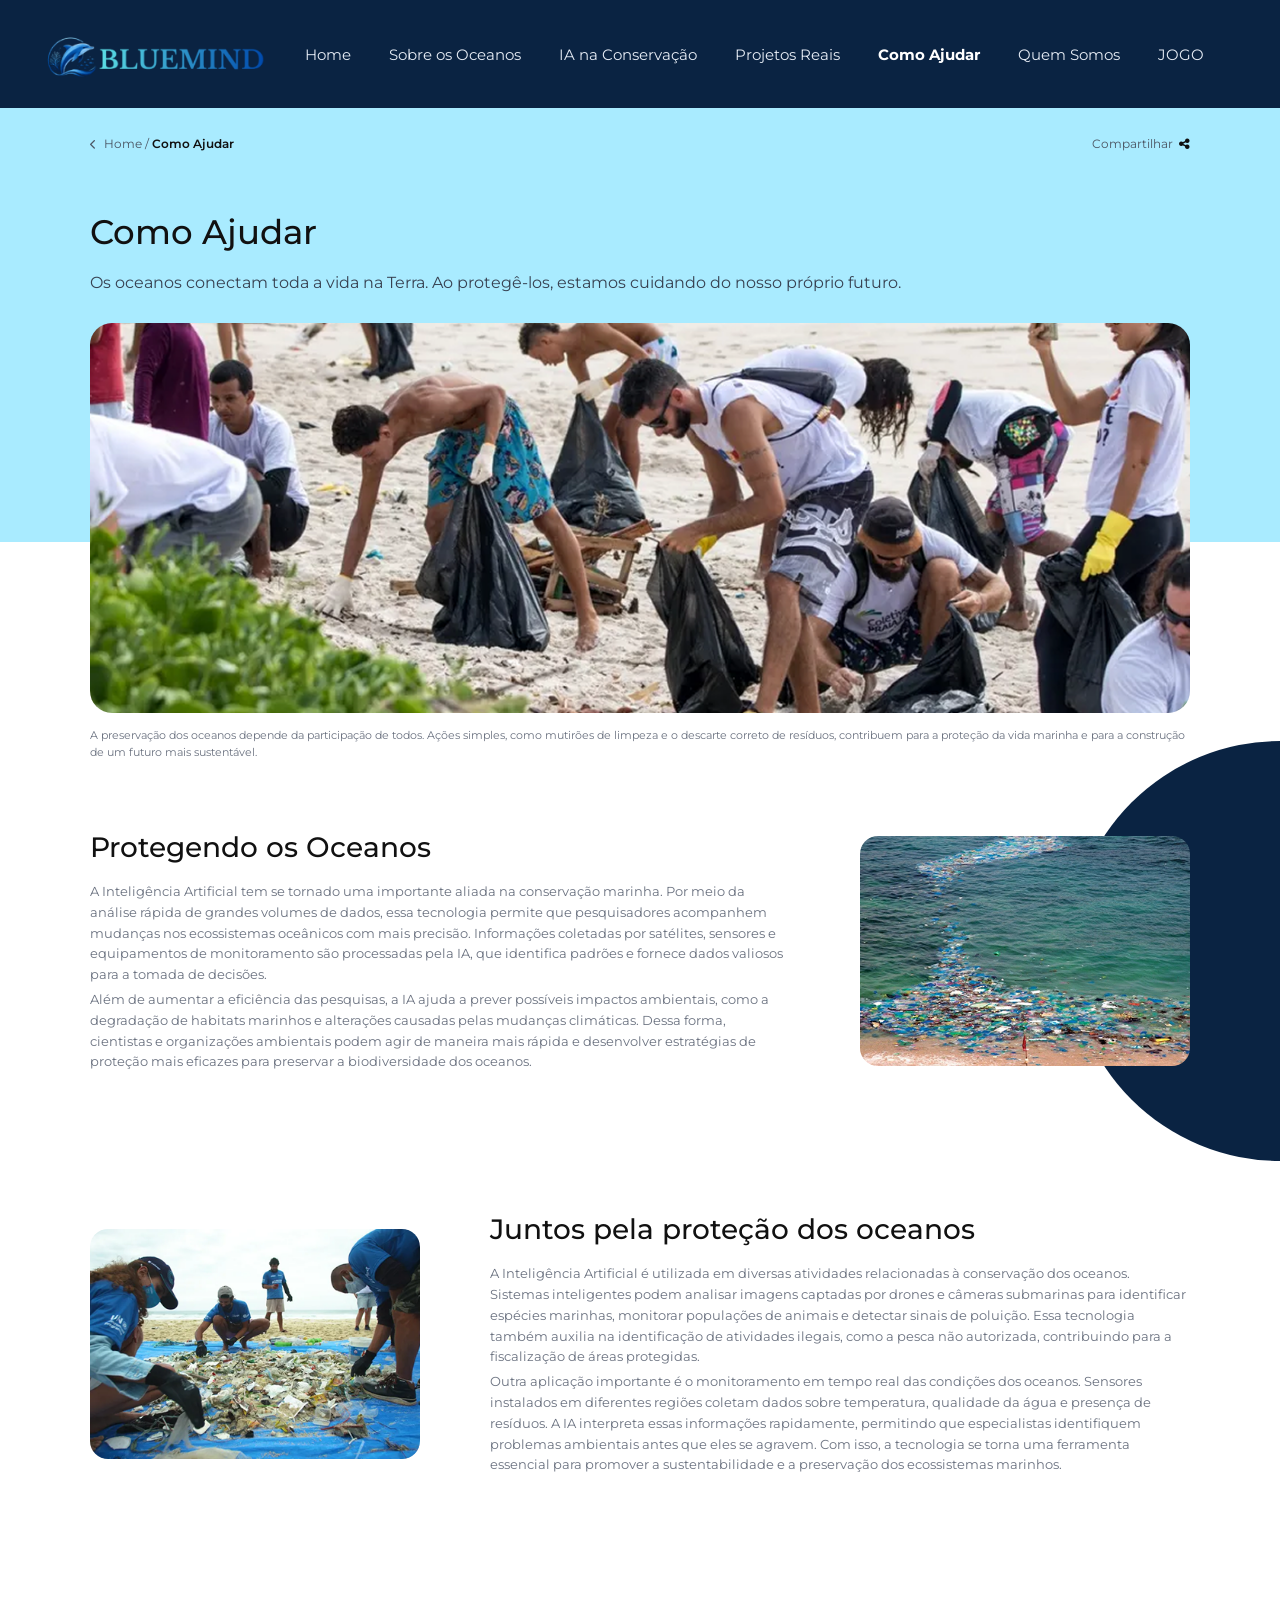
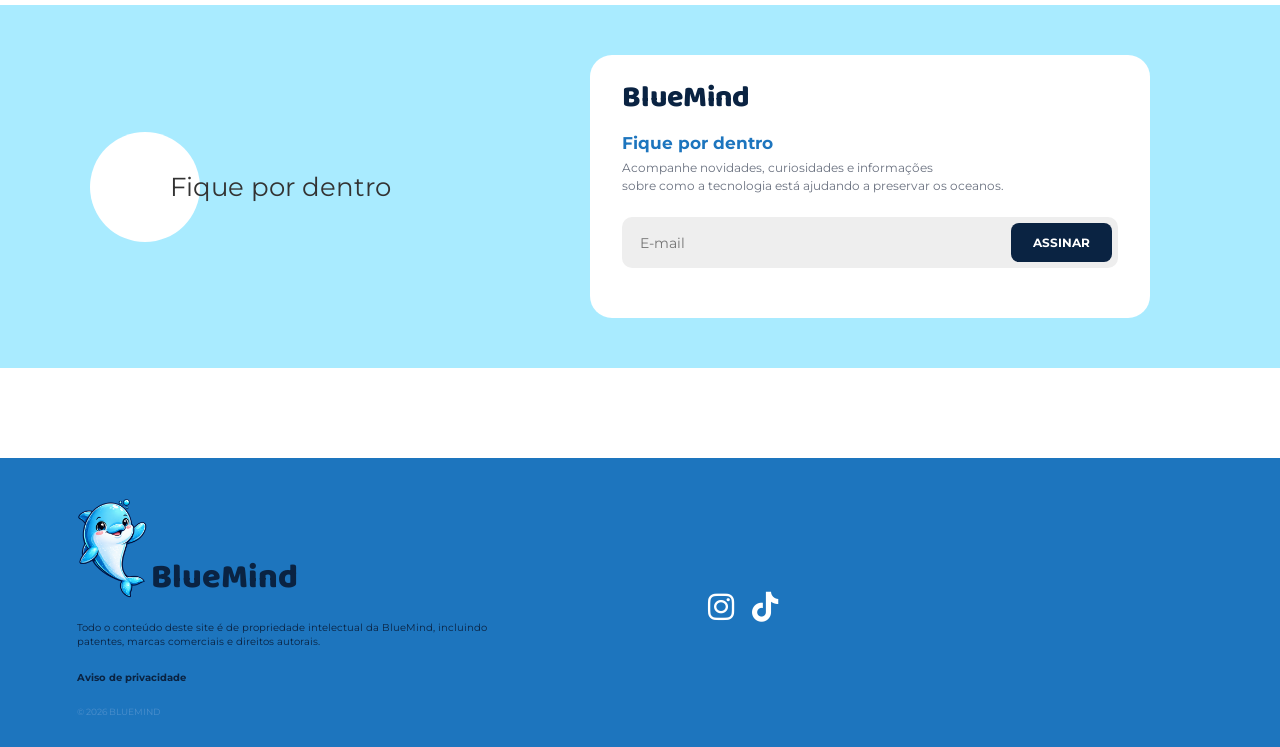
<file: como-ajudar.html>
<!DOCTYPE html>
<html lang="pt-BR">

<head>
    <meta charset="UTF-8">
    <meta name="viewport" content="width=device-width, initial-scale=1.0">
    <title>BlueMind - Como Ajudar</title>
    <link rel="preconnect" href="https://fonts.googleapis.com">
    <link rel="preconnect" href="https://fonts.gstatic.com" crossorigin>
    <link href="https://fonts.googleapis.com/css2?family=Baloo+2:wght@800&family=Montserrat:wght@300;400;500;600;700;800&display=swap" rel="stylesheet">
    <link rel="stylesheet" href="https://cdnjs.cloudflare.com/ajax/libs/font-awesome/6.5.1/css/all.min.css">
    <link rel="stylesheet" href="./global.css">
    <link rel="stylesheet" href="./como-ajudar.css">
</head>

<body>

    <header>
        <a href="./index.html" class="logo">
            <img src="./logo.png" alt="Logo BlueMind">
        </a>

        <nav>
            <ul>
                <li><a href="./index.html">Home</a></li>
                <li><a href="./sobre-os-oceanos.html">Sobre os Oceanos</a></li>
                <li><a href="./concervacao.html">IA na Conservação</a></li>
                <li><a href="./projetos-reais.html">Projetos Reais</a></li>
                <li><a href="./como-ajudar.html" class="active">Como Ajudar</a></li>
                <li><a href="./quem.somos.html">Quem Somos</a></li>
                <li><a href="./jogo.html">JOGO</a></li>
            </ul>
        </nav>
    </header>

    <section class="page-top">
        <div class="container">
            <div class="breadcrumb-share">
                <p class="breadcrumb">
                    <i class="fa-solid fa-chevron-left"></i><a href="./index.html">Home</a> / <strong>Como Ajudar</strong>
                </p>
                <button class="share-btn" type="button">
                    Compartilhar <i class="fa-solid fa-share-nodes"></i>
                </button>
            </div>

            <h1>Como Ajudar</h1>
            <p class="subtitle">Os oceanos conectam toda a vida na Terra. Ao protegê-los, estamos cuidando do nosso próprio futuro.</p>
        </div>
    </section>

    <main>
        <section class="page-banner container">
            <img src="./image 26 (3).png" alt="Voluntários em um mutirão de limpeza de praia">
            <p class="caption">A preservação dos oceanos depende da participação de todos. Ações simples, como mutirões de limpeza e o descarte correto de resíduos, contribuem para a proteção da vida marinha e para a construção de um futuro mais sustentável.</p>
        </section>

        <section class="content-block">
            <div class="decor-circle right"></div>

            <div class="container">
                <div class="text">
                    <h2>Protegendo os Oceanos</h2>
                    <p>A Inteligência Artificial tem se tornado uma importante aliada na conservação marinha. Por meio da análise rápida de grandes volumes de dados, essa tecnologia permite que pesquisadores acompanhem mudanças nos ecossistemas oceânicos com mais precisão. Informações coletadas por satélites, sensores e equipamentos de monitoramento são processadas pela IA, que identifica padrões e fornece dados valiosos para a tomada de decisões.</p>
                    <p>Além de aumentar a eficiência das pesquisas, a IA ajuda a prever possíveis impactos ambientais, como a degradação de habitats marinhos e alterações causadas pelas mudanças climáticas. Dessa forma, cientistas e organizações ambientais podem agir de maneira mais rápida e desenvolver estratégias de proteção mais eficazes para preservar a biodiversidade dos oceanos.</p>
                </div>

                <div class="image">
                    <img src="./image 31.png" alt="Lixo plástico flutuando no mar perto da praia">
                </div>
            </div>
        </section>

        <section class="content-block reverse">
            <div class="container">
                <div class="text">
                    <h2>Juntos pela proteção dos oceanos</h2>
                    <p>A Inteligência Artificial é utilizada em diversas atividades relacionadas à conservação dos oceanos. Sistemas inteligentes podem analisar imagens captadas por drones e câmeras submarinas para identificar espécies marinhas, monitorar populações de animais e detectar sinais de poluição. Essa tecnologia também auxilia na identificação de atividades ilegais, como a pesca não autorizada, contribuindo para a fiscalização de áreas protegidas.</p>
                    <p>Outra aplicação importante é o monitoramento em tempo real das condições dos oceanos. Sensores instalados em diferentes regiões coletam dados sobre temperatura, qualidade da água e presença de resíduos. A IA interpreta essas informações rapidamente, permitindo que especialistas identifiquem problemas ambientais antes que eles se agravem. Com isso, a tecnologia se torna uma ferramenta essencial para promover a sustentabilidade e a preservação dos ecossistemas marinhos.</p>
                </div>

                <div class="image">
                    <img src="./image 32 (1).png" alt="Voluntários separando lixo recolhido na praia">
                </div>
            </div>
        </section>

        <section class="newsletter">
            <div class="container newsletter-container">
                <div class="newsletter-left">
                    <div class="white-circle"></div>
                    <h2>Fique por dentro</h2>
                </div>

                <div class="newsletter-card">
                    <p class="brand-name">BlueMind</p>
                    <h3>Fique por dentro</h3>
                    <p class="newsletter-text">
                        Acompanhe novidades, curiosidades e informações<br>
                        sobre como a tecnologia está ajudando a preservar os oceanos.
                    </p>

                    <form class="subscribe-form" id="newsletter-form">
                        <input type="email" placeholder="E-mail" aria-label="Seu e-mail" required>
                        <button type="submit">ASSINAR</button>
                    </form>
                    <p class="form-message" id="form-message" aria-live="polite"></p>
                </div>
            </div>
        </section>
    </main>

    <footer>
        <div class="footer-left">
            <div class="footer-logo">
                <img src="./golfinho_edutech.png" alt="Mascote BlueMind">
                <span>BlueMind</span>
            </div>

            <p class="legal-text">Todo o conteúdo deste site é de propriedade intelectual da BlueMind, incluindo patentes, marcas comerciais e direitos autorais.</p>
            <p class="privacy-text">Aviso de privacidade</p>
            <p class="copyright">© 2026 BLUEMIND</p>
        </div>

        <div class="footer-right">
            <a href="https://www.instagram.com/project.bluemind" target="_blank" rel="noopener noreferrer" aria-label="Instagram">
                <i class="fa-brands fa-instagram"></i>
            </a>
            <a href="#" aria-label="TikTok">
                <i class="fa-brands fa-tiktok"></i>
            </a>
        </div>
    </footer>

    <script src="./script.js"></script>
</body>

</html>
</file>
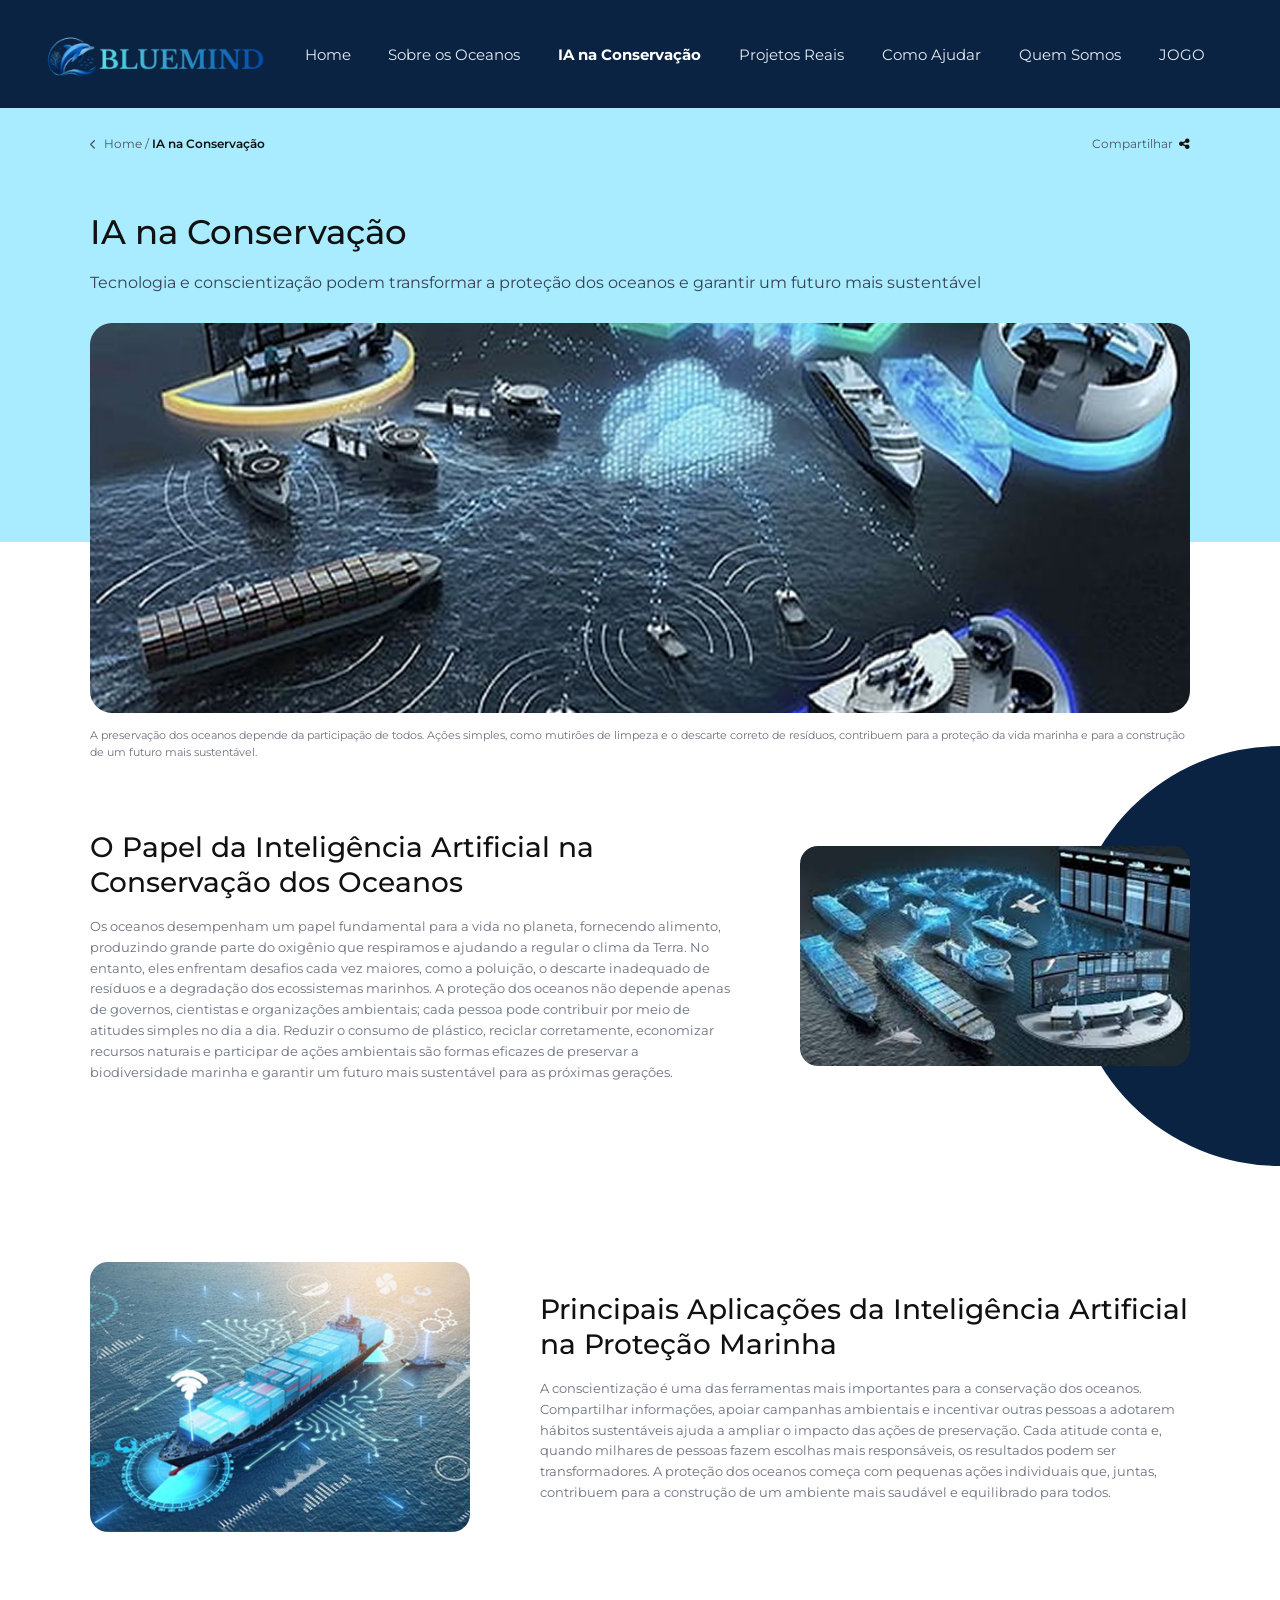
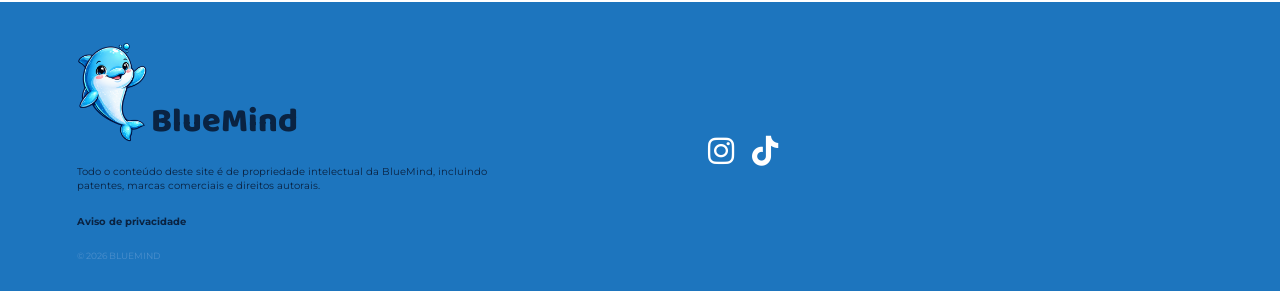
<file: concervacao.html>
<!DOCTYPE html>
<html lang="pt-BR">

<head>
    <meta charset="UTF-8">
    <meta name="viewport" content="width=device-width, initial-scale=1.0">
    <title>BlueMind - IA na Conservação</title>
    <link rel="preconnect" href="https://fonts.googleapis.com">
    <link rel="preconnect" href="https://fonts.gstatic.com" crossorigin>
    <link href="https://fonts.googleapis.com/css2?family=Baloo+2:wght@800&family=Montserrat:wght@300;400;500;600;700;800&display=swap" rel="stylesheet">
    <link rel="stylesheet" href="https://cdnjs.cloudflare.com/ajax/libs/font-awesome/6.5.1/css/all.min.css">
    <link rel="stylesheet" href="./global.css">
    <link rel="stylesheet" href="./concervacao.css">
</head>

<body>

    <header>
        <a href="./index.html" class="logo">
            <img src="./logo.png" alt="Logo BlueMind">
        </a>

        <nav>
            <ul>
                <li><a href="./index.html">Home</a></li>
                <li><a href="./sobre-os-oceanos.html">Sobre os Oceanos</a></li>
                <li><a href="./concervacao.html" class="active">IA na Conservação</a></li>
                <li><a href="./projetos-reais.html">Projetos Reais</a></li>
                <li><a href="./como-ajudar.html">Como Ajudar</a></li>
                <li><a href="./quem.somos.html">Quem Somos</a></li>
                <li><a href="./jogo.html">JOGO</a></li>
            </ul>
        </nav>
    </header>

    <section class="page-top">
        <div class="container">
            <div class="breadcrumb-share">
                <p class="breadcrumb">
                    <i class="fa-solid fa-chevron-left"></i><a href="./index.html">Home</a> / <strong>IA na Conservação</strong>
                </p>
                <button class="share-btn" type="button">
                    Compartilhar <i class="fa-solid fa-share-nodes"></i>
                </button>
            </div>

            <h1>IA na Conservação</h1>
            <p class="subtitle">Tecnologia e conscientização podem transformar a proteção dos oceanos e garantir um futuro mais sustentável</p>
        </div>
    </section>

    <main>
        <section class="page-banner container">
            <img src="./image 26 (1).png" alt="Navios e drones conectados por tecnologia no oceano">
            <p class="caption">A preservação dos oceanos depende da participação de todos. Ações simples, como mutirões de limpeza e o descarte correto de resíduos, contribuem para a proteção da vida marinha e para a construção de um futuro mais sustentável.</p>
        </section>

        <section class="content-block">
            <div class="decor-circle right"></div>

            <div class="container">
                <div class="text">
                    <h2>O Papel da Inteligência Artificial na Conservação dos Oceanos</h2>
                    <p>Os oceanos desempenham um papel fundamental para a vida no planeta, fornecendo alimento, produzindo grande parte do oxigênio que respiramos e ajudando a regular o clima da Terra. No entanto, eles enfrentam desafios cada vez maiores, como a poluição, o descarte inadequado de resíduos e a degradação dos ecossistemas marinhos. A proteção dos oceanos não depende apenas de governos, cientistas e organizações ambientais; cada pessoa pode contribuir por meio de atitudes simples no dia a dia. Reduzir o consumo de plástico, reciclar corretamente, economizar recursos naturais e participar de ações ambientais são formas eficazes de preservar a biodiversidade marinha e garantir um futuro mais sustentável para as próximas gerações.</p>
                </div>

                <div class="image">
                    <img src="./image 43.png" alt="Central de monitoramento de navios com Inteligência Artificial">
                </div>
            </div>
        </section>

        <section class="content-block reverse">
            <div class="container">
                <div class="text">
                    <h2>Principais Aplicações da Inteligência Artificial na Proteção Marinha</h2>
                    <p>A conscientização é uma das ferramentas mais importantes para a conservação dos oceanos. Compartilhar informações, apoiar campanhas ambientais e incentivar outras pessoas a adotarem hábitos sustentáveis ajuda a ampliar o impacto das ações de preservação. Cada atitude conta e, quando milhares de pessoas fazem escolhas mais responsáveis, os resultados podem ser transformadores. A proteção dos oceanos começa com pequenas ações individuais que, juntas, contribuem para a construção de um ambiente mais saudável e equilibrado para todos.</p>
                </div>

                <div class="image">
                    <img src="./image 32.png" alt="Navio cargueiro conectado a uma rede digital">
                </div>
            </div>
        </section>
    </main>

    <footer>
        <div class="footer-left">
            <div class="footer-logo">
                <img src="./golfinho_edutech.png" alt="Mascote BlueMind">
                <span>BlueMind</span>
            </div>

            <p class="legal-text">Todo o conteúdo deste site é de propriedade intelectual da BlueMind, incluindo patentes, marcas comerciais e direitos autorais.</p>
            <p class="privacy-text">Aviso de privacidade</p>
            <p class="copyright">© 2026 BLUEMIND</p>
        </div>

        <div class="footer-right">
            <a href="https://www.instagram.com/project.bluemind" target="_blank" rel="noopener noreferrer" aria-label="Instagram">
                <i class="fa-brands fa-instagram"></i>
            </a>
            <a href="#" aria-label="TikTok">
                <i class="fa-brands fa-tiktok"></i>
            </a>
        </div>
    </footer>

    <script src="./script.js"></script>
</body>

</html>
</file>
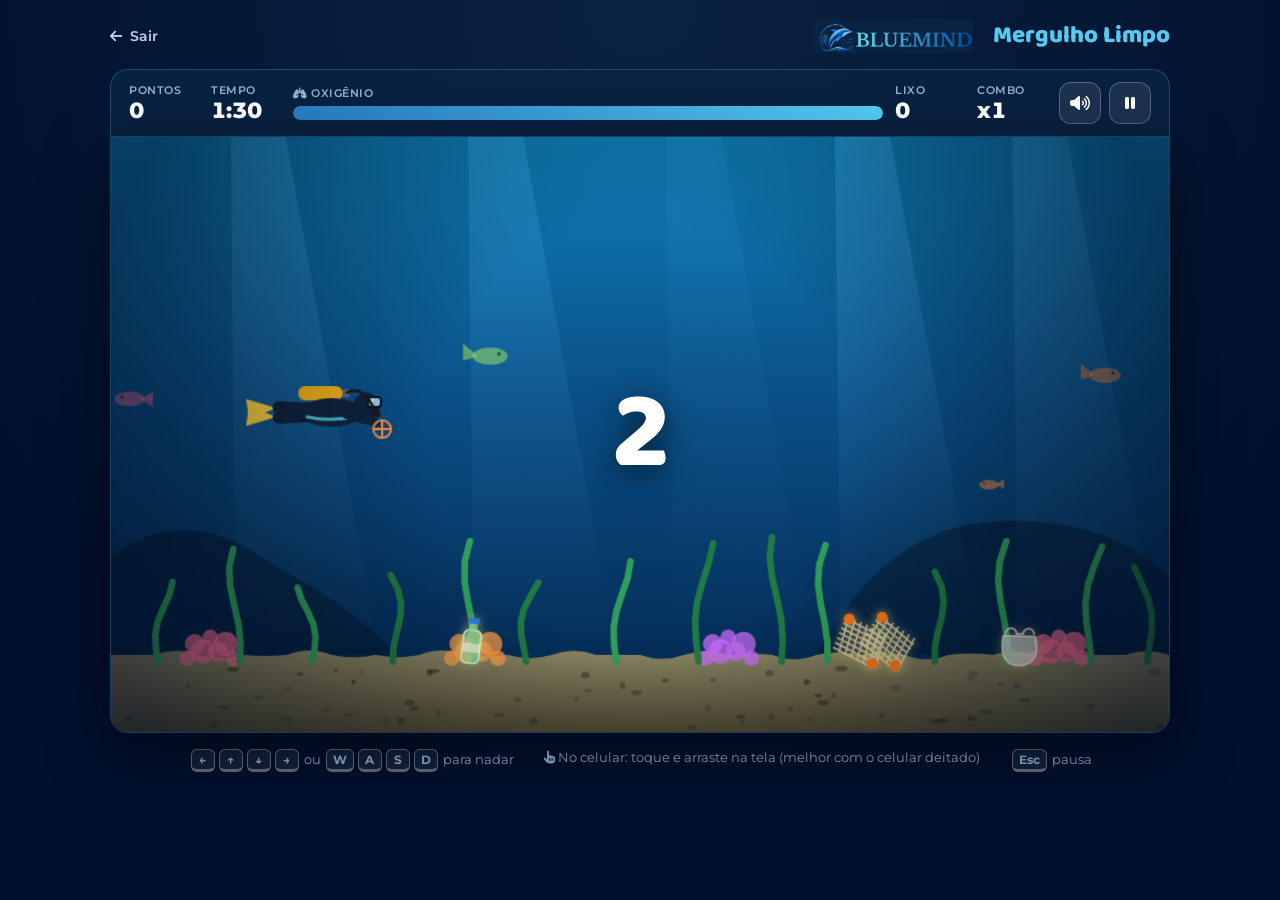
<file: jogo-partida.html>
<!DOCTYPE html>
<html lang="pt-BR">

<head>
    <meta charset="UTF-8">
    <meta name="viewport" content="width=device-width, initial-scale=1.0">
    <title>BlueMind - Mergulho Limpo</title>
    <link rel="preconnect" href="https://fonts.googleapis.com">
    <link rel="preconnect" href="https://fonts.gstatic.com" crossorigin>
    <link href="https://fonts.googleapis.com/css2?family=Baloo+2:wght@800&family=Montserrat:wght@300;400;500;600;700;800&display=swap" rel="stylesheet">
    <link rel="stylesheet" href="https://cdnjs.cloudflare.com/ajax/libs/font-awesome/6.5.1/css/all.min.css">
    <link rel="stylesheet" href="./global.css">
    <link rel="stylesheet" href="./jogo.css">
</head>

<body class="play-body">

    <div class="play-shell">
        <div class="play-topbar">
            <a href="./jogo.html" class="play-exit" aria-label="Sair do jogo">
                <i class="fa-solid fa-arrow-left"></i> Sair
            </a>
            <img src="./logo.png" alt="Logo BlueMind" class="play-logo">
            <span class="play-title">Mergulho Limpo</span>
        </div>

        <!-- Painel com as informações da partida -->
        <div class="hud">
            <div class="hud-item">
                <span class="hud-label">Pontos</span>
                <strong id="hud-score">0</strong>
            </div>
            <div class="hud-item">
                <span class="hud-label">Tempo</span>
                <strong id="hud-time">1:30</strong>
            </div>
            <div class="hud-item hud-oxygen" id="hud-oxygen-box">
                <span class="hud-label"><i class="fa-solid fa-lungs"></i> Oxigênio</span>
                <div class="oxygen-bar"><div id="hud-oxygen"></div></div>
            </div>
            <div class="hud-item">
                <span class="hud-label">Lixo</span>
                <strong id="hud-trash">0</strong>
            </div>
            <div class="hud-item">
                <span class="hud-label">Combo</span>
                <strong id="hud-combo">x1</strong>
            </div>
            <div class="hud-actions">
                <button type="button" class="hud-btn" id="btn-mute" aria-label="Desativar som">
                    <i class="fa-solid fa-volume-high"></i>
                </button>
                <button type="button" class="hud-btn" id="btn-pause" aria-label="Pausar">
                    <i class="fa-solid fa-pause"></i>
                </button>
            </div>
        </div>

        <!-- Área do jogo -->
        <div class="canvas-wrap">
            <canvas id="game" aria-label="Jogo Mergulho Limpo: guie o mergulhador para recolher o lixo do fundo do mar"></canvas>

            <div class="countdown" id="countdown" hidden>3</div>

            <div class="overlay" id="pause-menu" hidden>
                <div class="overlay-box">
                    <h2>Jogo pausado</h2>
                    <button type="button" class="btn-play" id="btn-resume"><i class="fa-solid fa-play"></i> CONTINUAR</button>
                    <button type="button" class="btn-secondary" id="btn-restart"><i class="fa-solid fa-rotate-right"></i> REINICIAR</button>
                    <a href="./jogo.html" class="btn-secondary"><i class="fa-solid fa-door-open"></i> SAIR</a>
                </div>
            </div>

            <div class="overlay" id="game-over" hidden>
                <div class="overlay-box">
                    <h2 id="game-over-title">Tempo esgotado!</h2>
                    <p>Calculando seu resultado...</p>
                </div>
            </div>
        </div>

        <p class="play-hint">
            <span class="keyboard-only"><kbd>←</kbd><kbd>↑</kbd><kbd>↓</kbd><kbd>→</kbd> ou <kbd>W</kbd><kbd>A</kbd><kbd>S</kbd><kbd>D</kbd> para nadar</span>
            <span><i class="fa-solid fa-hand-pointer"></i> No celular: toque e arraste na tela (melhor com o celular deitado)</span>
            <span class="keyboard-only"><kbd>Esc</kbd> pausa</span>
        </p>
    </div>

    <script src="./jogo-desenhos.js"></script>
    <script src="./jogo.js"></script>
</body>

</html>
</file>
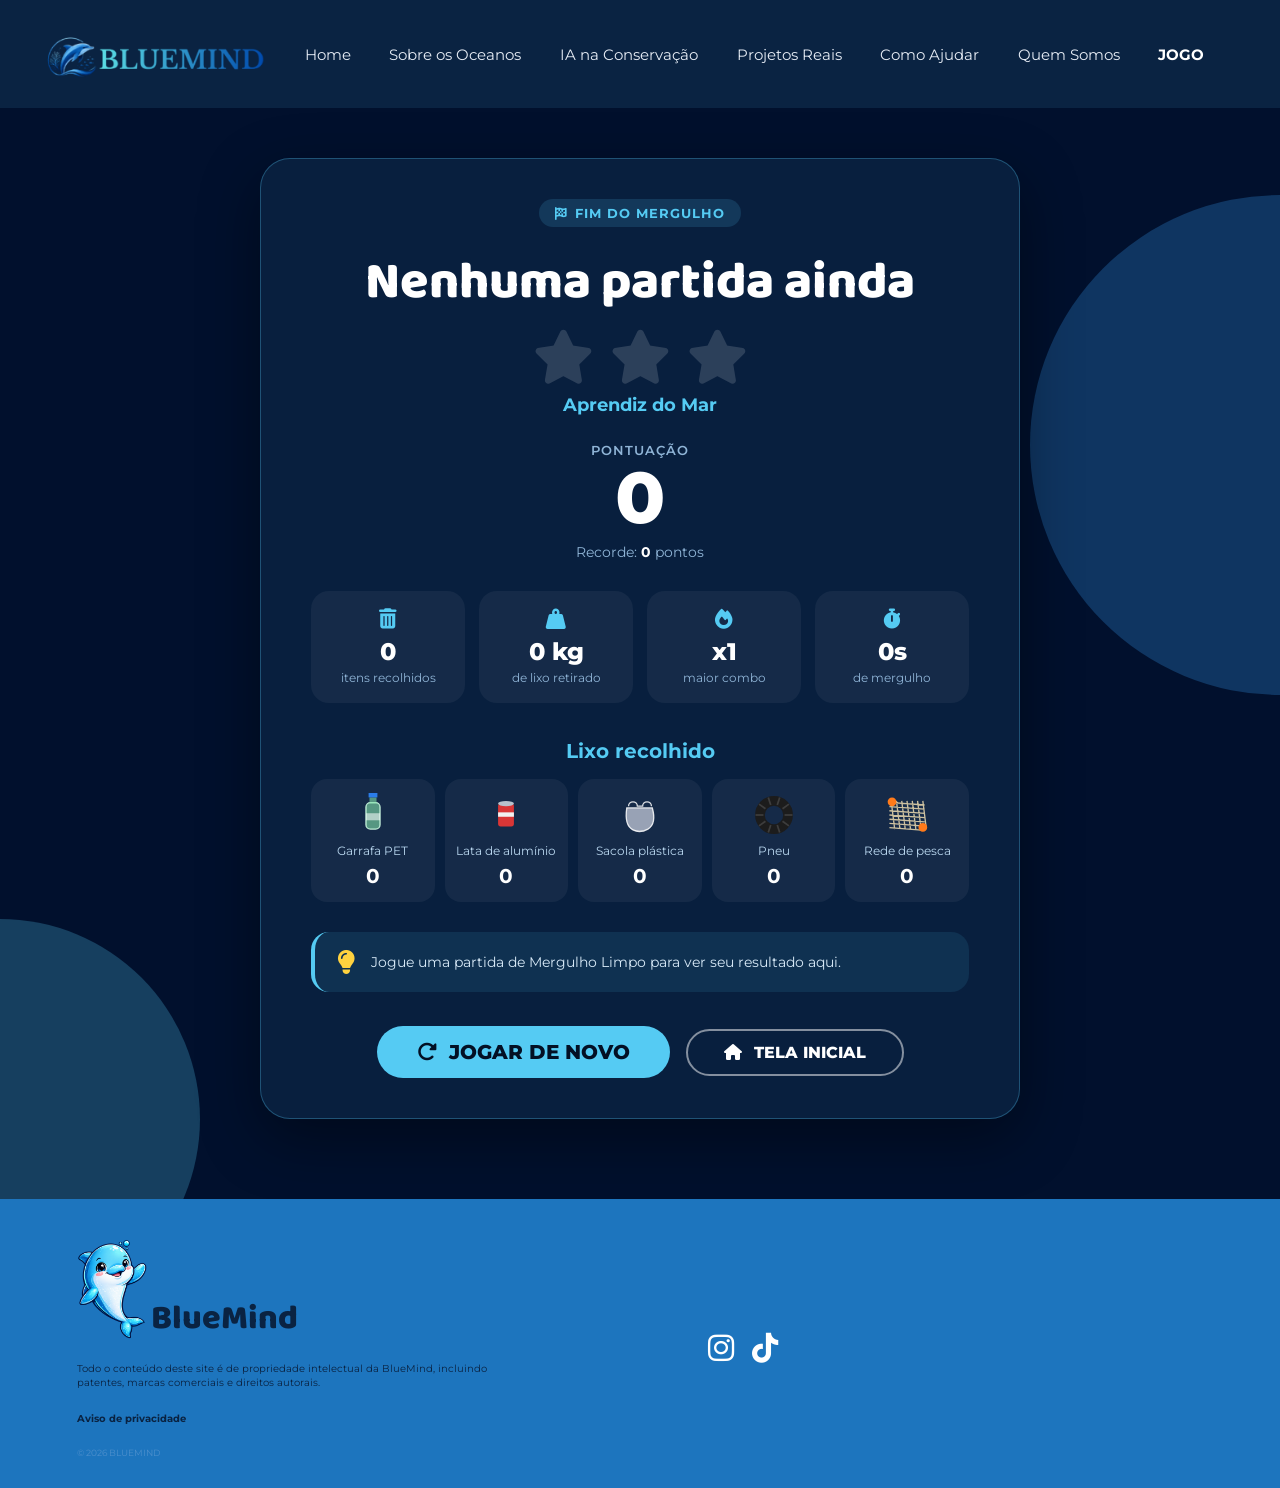
<file: jogo-resultado.html>
<!DOCTYPE html>
<html lang="pt-BR">

<head>
    <meta charset="UTF-8">
    <meta name="viewport" content="width=device-width, initial-scale=1.0">
    <title>BlueMind - Resultado do Jogo</title>
    <link rel="preconnect" href="https://fonts.googleapis.com">
    <link rel="preconnect" href="https://fonts.gstatic.com" crossorigin>
    <link href="https://fonts.googleapis.com/css2?family=Baloo+2:wght@800&family=Montserrat:wght@300;400;500;600;700;800&display=swap" rel="stylesheet">
    <link rel="stylesheet" href="https://cdnjs.cloudflare.com/ajax/libs/font-awesome/6.5.1/css/all.min.css">
    <link rel="stylesheet" href="./global.css">
    <link rel="stylesheet" href="./jogo.css">
</head>

<body>

    <header>
        <a href="./index.html" class="logo">
            <img src="./logo.png" alt="Logo BlueMind">
        </a>

        <nav>
            <ul>
                <li><a href="./index.html">Home</a></li>
                <li><a href="./sobre-os-oceanos.html">Sobre os Oceanos</a></li>
                <li><a href="./concervacao.html">IA na Conservação</a></li>
                <li><a href="./projetos-reais.html">Projetos Reais</a></li>
                <li><a href="./como-ajudar.html">Como Ajudar</a></li>
                <li><a href="./quem.somos.html">Quem Somos</a></li>
                <li><a href="./jogo.html" class="active">JOGO</a></li>
            </ul>
        </nav>
    </header>

    <main class="game-page">
        <div class="circle-left"></div>
        <div class="circle-right"></div>

        <section class="result container">
            <div class="result-card">
                <span class="game-tag" id="result-reason"><i class="fa-solid fa-flag-checkered"></i> FIM DO MERGULHO</span>
                <h1>Resultado</h1>

                <div class="stars" id="stars" aria-label="Estrelas conquistadas">
                    <i class="fa-solid fa-star"></i>
                    <i class="fa-solid fa-star"></i>
                    <i class="fa-solid fa-star"></i>
                </div>
                <p class="rank" id="rank">Aprendiz do Mar</p>

                <div class="final-score">
                    <span>Pontuação</span>
                    <strong id="score">0</strong>
                </div>
                <p class="new-record" id="new-record" hidden><i class="fa-solid fa-trophy"></i> NOVO RECORDE!</p>
                <p class="best-score">Recorde: <strong id="best">0</strong> pontos</p>

                <div class="stats-grid">
                    <div class="stat">
                        <i class="fa-solid fa-trash-can"></i>
                        <strong id="stat-trash">0</strong>
                        <span>itens recolhidos</span>
                    </div>
                    <div class="stat">
                        <i class="fa-solid fa-weight-hanging"></i>
                        <strong id="stat-kg">0 kg</strong>
                        <span>de lixo retirado</span>
                    </div>
                    <div class="stat">
                        <i class="fa-solid fa-fire"></i>
                        <strong id="stat-combo">x1</strong>
                        <span>maior combo</span>
                    </div>
                    <div class="stat">
                        <i class="fa-solid fa-stopwatch"></i>
                        <strong id="stat-time">0s</strong>
                        <span>de mergulho</span>
                    </div>
                </div>

                <h2>Lixo recolhido</h2>
                <ul class="trash-list">
                    <li>
                        <canvas class="item-icon small" data-trash="garrafa" width="44" height="44" aria-hidden="true"></canvas>
                        <span>Garrafa PET</span>
                        <strong id="count-garrafa">0</strong>
                    </li>
                    <li>
                        <canvas class="item-icon small" data-trash="lata" width="44" height="44" aria-hidden="true"></canvas>
                        <span>Lata de alumínio</span>
                        <strong id="count-lata">0</strong>
                    </li>
                    <li>
                        <canvas class="item-icon small" data-trash="sacola" width="44" height="44" aria-hidden="true"></canvas>
                        <span>Sacola plástica</span>
                        <strong id="count-sacola">0</strong>
                    </li>
                    <li>
                        <canvas class="item-icon small" data-trash="pneu" width="44" height="44" aria-hidden="true"></canvas>
                        <span>Pneu</span>
                        <strong id="count-pneu">0</strong>
                    </li>
                    <li>
                        <canvas class="item-icon small" data-trash="rede" width="44" height="44" aria-hidden="true"></canvas>
                        <span>Rede de pesca</span>
                        <strong id="count-rede">0</strong>
                    </li>
                </ul>

                <div class="fact">
                    <i class="fa-solid fa-lightbulb"></i>
                    <p id="fact"></p>
                </div>

                <div class="result-actions">
                    <a href="./jogo-partida.html" class="btn-play"><i class="fa-solid fa-rotate-right"></i> JOGAR DE NOVO</a>
                    <a href="./jogo.html" class="btn-secondary"><i class="fa-solid fa-house"></i> TELA INICIAL</a>
                </div>
            </div>
        </section>
    </main>

    <footer>
        <div class="footer-left">
            <div class="footer-logo">
                <img src="./golfinho_edutech.png" alt="Mascote BlueMind">
                <span>BlueMind</span>
            </div>

            <p class="legal-text">Todo o conteúdo deste site é de propriedade intelectual da BlueMind, incluindo patentes, marcas comerciais e direitos autorais.</p>
            <p class="privacy-text">Aviso de privacidade</p>
            <p class="copyright">© 2026 BLUEMIND</p>
        </div>

        <div class="footer-right">
            <a href="https://www.instagram.com/project.bluemind" target="_blank" rel="noopener noreferrer" aria-label="Instagram">
                <i class="fa-brands fa-instagram"></i>
            </a>
            <a href="#" aria-label="TikTok">
                <i class="fa-brands fa-tiktok"></i>
            </a>
        </div>
    </footer>

    <script src="./jogo-desenhos.js"></script>
    <script src="./jogo-resultado.js"></script>
</body>

</html>
</file>
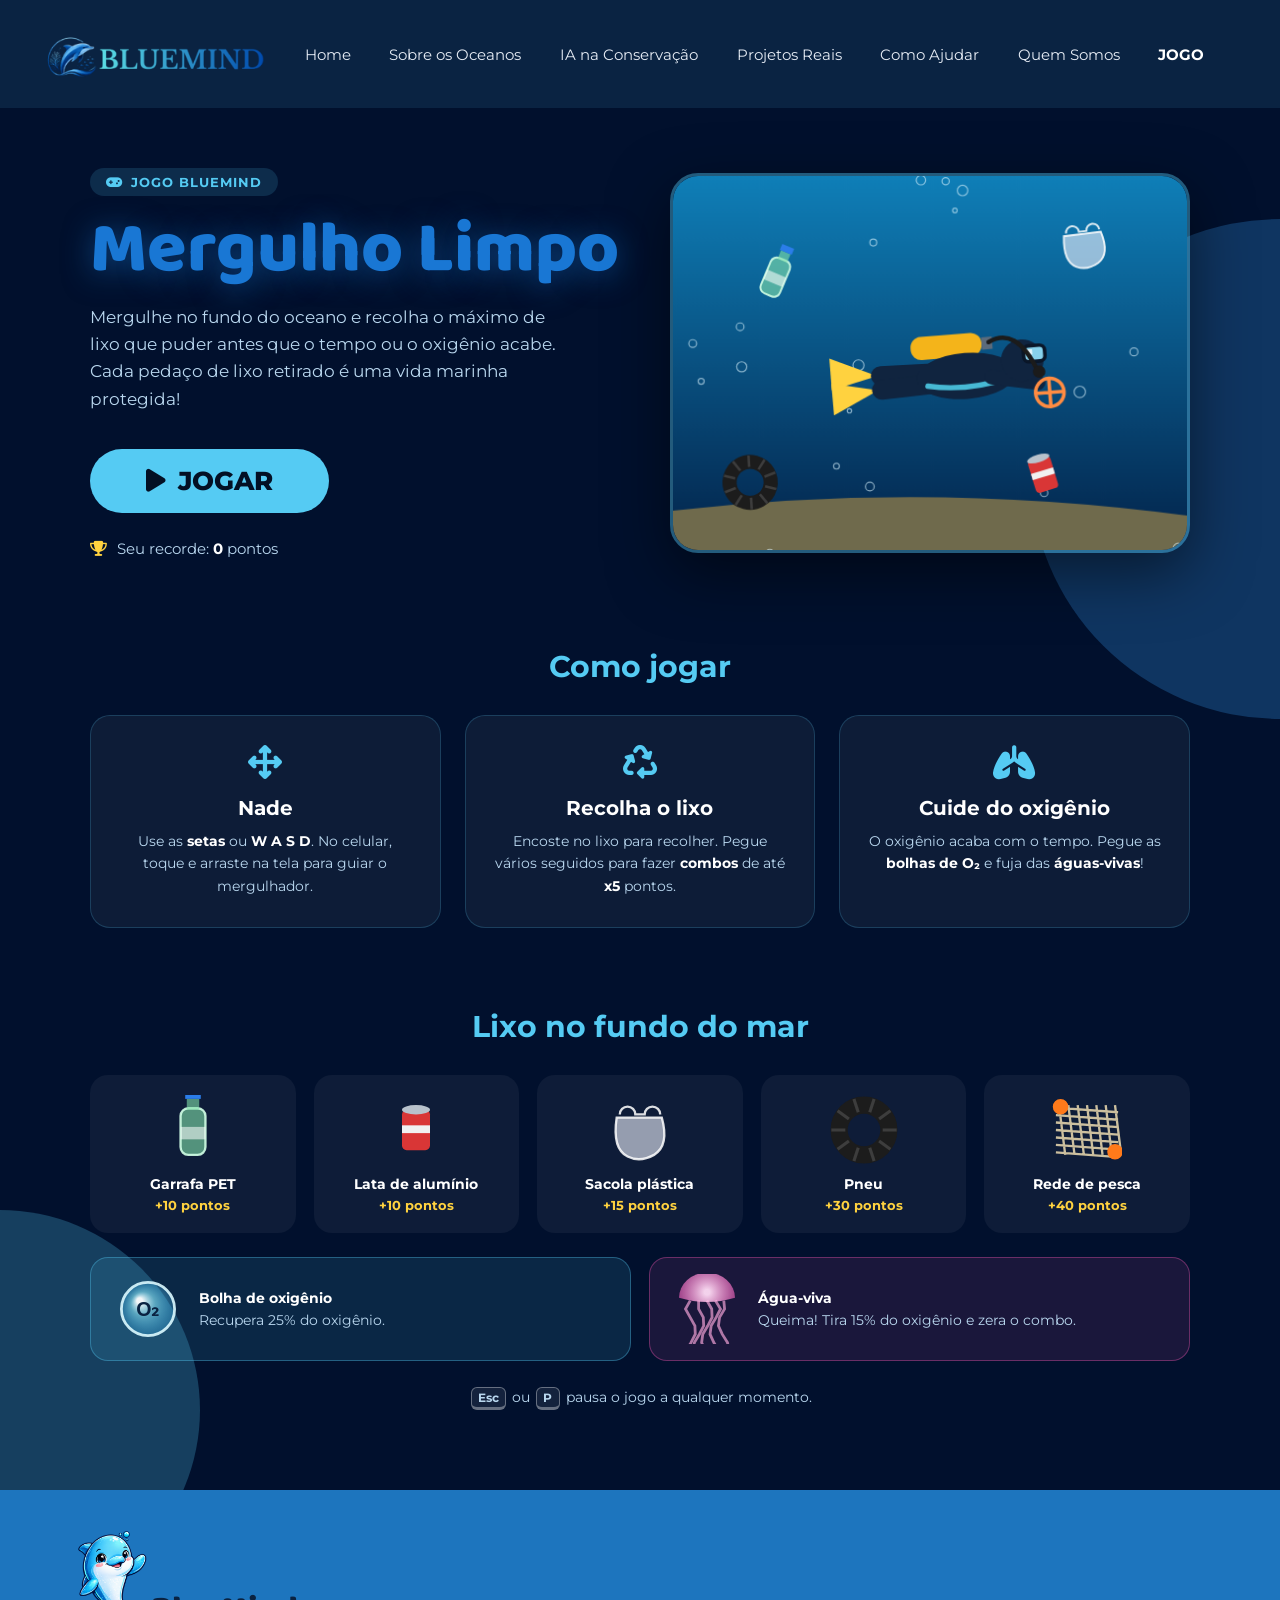
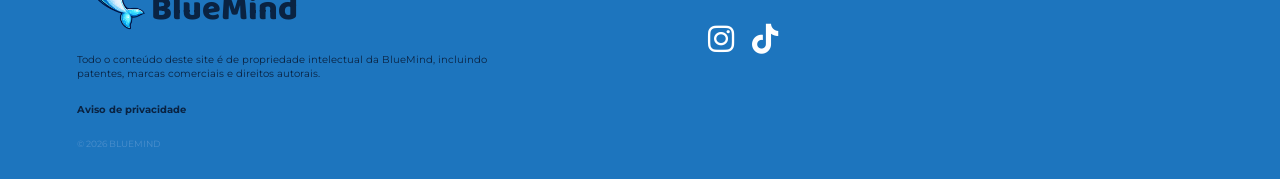
<file: jogo.html>
<!DOCTYPE html>
<html lang="pt-BR">

<head>
    <meta charset="UTF-8">
    <meta name="viewport" content="width=device-width, initial-scale=1.0">
    <title>BlueMind - Jogo</title>
    <link rel="preconnect" href="https://fonts.googleapis.com">
    <link rel="preconnect" href="https://fonts.gstatic.com" crossorigin>
    <link href="https://fonts.googleapis.com/css2?family=Baloo+2:wght@800&family=Montserrat:wght@300;400;500;600;700;800&display=swap" rel="stylesheet">
    <link rel="stylesheet" href="https://cdnjs.cloudflare.com/ajax/libs/font-awesome/6.5.1/css/all.min.css">
    <link rel="stylesheet" href="./global.css">
    <link rel="stylesheet" href="./jogo.css">
</head>

<body>

    <header>
        <a href="./index.html" class="logo">
            <img src="./logo.png" alt="Logo BlueMind">
        </a>

        <nav>
            <ul>
                <li><a href="./index.html">Home</a></li>
                <li><a href="./sobre-os-oceanos.html">Sobre os Oceanos</a></li>
                <li><a href="./concervacao.html">IA na Conservação</a></li>
                <li><a href="./projetos-reais.html">Projetos Reais</a></li>
                <li><a href="./como-ajudar.html">Como Ajudar</a></li>
                <li><a href="./quem.somos.html">Quem Somos</a></li>
                <li><a href="./jogo.html" class="active">JOGO</a></li>
            </ul>
        </nav>
    </header>

    <main class="game-page">
        <div class="circle-left"></div>
        <div class="circle-right"></div>

        <section class="start-hero container">
            <div class="start-text">
                <span class="game-tag"><i class="fa-solid fa-gamepad"></i> JOGO BLUEMIND</span>
                <h1>Mergulho Limpo</h1>
                <p class="start-description">
                    Mergulhe no fundo do oceano e recolha o máximo de lixo que puder antes que o tempo
                    ou o oxigênio acabe. Cada pedaço de lixo retirado é uma vida marinha protegida!
                </p>

                <a href="./jogo-partida.html" class="btn-play">
                    <i class="fa-solid fa-play"></i> JOGAR
                </a>

                <p class="record-text">
                    <i class="fa-solid fa-trophy"></i> Seu recorde: <strong id="record">0</strong> pontos
                </p>
            </div>

            <div class="start-preview">
                <canvas id="preview" width="520" height="380" aria-label="Mergulhador nadando no fundo do mar"></canvas>
            </div>
        </section>

        <section class="how-to-play container">
            <h2>Como jogar</h2>

            <div class="how-grid">
                <div class="how-card">
                    <i class="fa-solid fa-arrows-up-down-left-right"></i>
                    <h3>Nade</h3>
                    <p>Use as <strong>setas</strong> ou <strong>W A S D</strong>. No celular, toque e arraste na tela para guiar o mergulhador.</p>
                </div>

                <div class="how-card">
                    <i class="fa-solid fa-recycle"></i>
                    <h3>Recolha o lixo</h3>
                    <p>Encoste no lixo para recolher. Pegue vários seguidos para fazer <strong>combos</strong> de até <strong>x5</strong> pontos.</p>
                </div>

                <div class="how-card">
                    <i class="fa-solid fa-lungs"></i>
                    <h3>Cuide do oxigênio</h3>
                    <p>O oxigênio acaba com o tempo. Pegue as <strong>bolhas de O₂</strong> e fuja das <strong>águas-vivas</strong>!</p>
                </div>
            </div>
        </section>

        <section class="items-section container">
            <h2>Lixo no fundo do mar</h2>

            <ul class="items-grid">
                <li class="item-card">
                    <canvas class="item-icon" data-trash="garrafa" width="70" height="70" aria-hidden="true"></canvas>
                    <p class="item-name">Garrafa PET</p>
                    <p class="item-points">+10 pontos</p>
                </li>
                <li class="item-card">
                    <canvas class="item-icon" data-trash="lata" width="70" height="70" aria-hidden="true"></canvas>
                    <p class="item-name">Lata de alumínio</p>
                    <p class="item-points">+10 pontos</p>
                </li>
                <li class="item-card">
                    <canvas class="item-icon" data-trash="sacola" width="70" height="70" aria-hidden="true"></canvas>
                    <p class="item-name">Sacola plástica</p>
                    <p class="item-points">+15 pontos</p>
                </li>
                <li class="item-card">
                    <canvas class="item-icon" data-trash="pneu" width="70" height="70" aria-hidden="true"></canvas>
                    <p class="item-name">Pneu</p>
                    <p class="item-points">+30 pontos</p>
                </li>
                <li class="item-card">
                    <canvas class="item-icon" data-trash="rede" width="70" height="70" aria-hidden="true"></canvas>
                    <p class="item-name">Rede de pesca</p>
                    <p class="item-points">+40 pontos</p>
                </li>
            </ul>

            <div class="extras-grid">
                <div class="extra-card good">
                    <canvas class="item-icon" data-extra="oxygen" width="70" height="70" aria-hidden="true"></canvas>
                    <div>
                        <p class="item-name">Bolha de oxigênio</p>
                        <p>Recupera 25% do oxigênio.</p>
                    </div>
                </div>

                <div class="extra-card bad">
                    <canvas class="item-icon" data-extra="jelly" width="70" height="70" aria-hidden="true"></canvas>
                    <div>
                        <p class="item-name">Água-viva</p>
                        <p>Queima! Tira 15% do oxigênio e zera o combo.</p>
                    </div>
                </div>
            </div>

            <p class="keys-hint"><kbd>Esc</kbd> ou <kbd>P</kbd> pausa o jogo a qualquer momento.</p>
        </section>
    </main>

    <footer>
        <div class="footer-left">
            <div class="footer-logo">
                <img src="./golfinho_edutech.png" alt="Mascote BlueMind">
                <span>BlueMind</span>
            </div>

            <p class="legal-text">Todo o conteúdo deste site é de propriedade intelectual da BlueMind, incluindo patentes, marcas comerciais e direitos autorais.</p>
            <p class="privacy-text">Aviso de privacidade</p>
            <p class="copyright">© 2026 BLUEMIND</p>
        </div>

        <div class="footer-right">
            <a href="https://www.instagram.com/project.bluemind" target="_blank" rel="noopener noreferrer" aria-label="Instagram">
                <i class="fa-brands fa-instagram"></i>
            </a>
            <a href="#" aria-label="TikTok">
                <i class="fa-brands fa-tiktok"></i>
            </a>
        </div>
    </footer>

    <script src="./jogo-desenhos.js"></script>
    <script src="./jogo-inicio.js"></script>
</body>

</html>
</file>
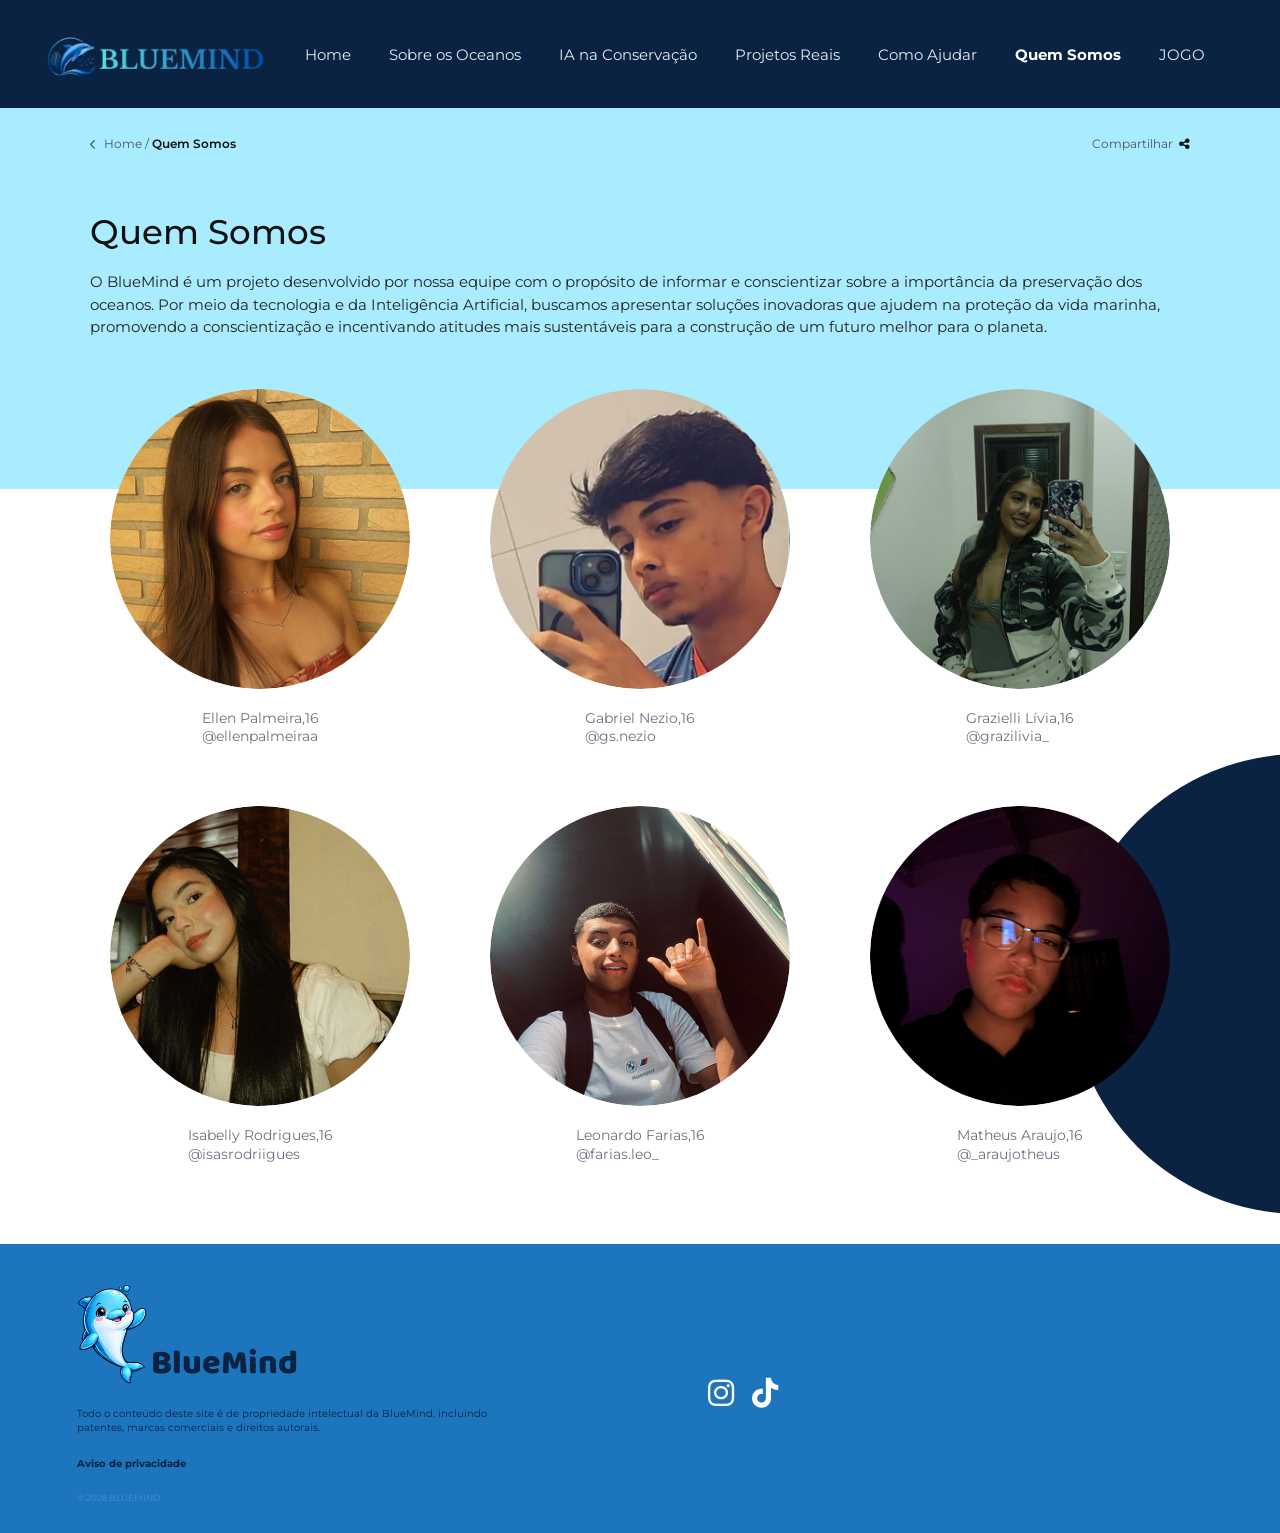
<file: quem.somos.html>
<!DOCTYPE html>
<html lang="pt-BR">

<head>
    <meta charset="UTF-8">
    <meta name="viewport" content="width=device-width, initial-scale=1.0">
    <title>BlueMind - Quem Somos</title>
    <link rel="preconnect" href="https://fonts.googleapis.com">
    <link rel="preconnect" href="https://fonts.gstatic.com" crossorigin>
    <link href="https://fonts.googleapis.com/css2?family=Baloo+2:wght@800&family=Montserrat:wght@300;400;500;600;700;800&display=swap" rel="stylesheet">
    <link rel="stylesheet" href="https://cdnjs.cloudflare.com/ajax/libs/font-awesome/6.5.1/css/all.min.css">
    <link rel="stylesheet" href="./global.css">
    <link rel="stylesheet" href="./quem.somos.css">
</head>

<body>

    <header>
        <a href="./index.html" class="logo">
            <img src="./logo.png" alt="Logo BlueMind">
        </a>

        <nav>
            <ul>
                <li><a href="./index.html">Home</a></li>
                <li><a href="./sobre-os-oceanos.html">Sobre os Oceanos</a></li>
                <li><a href="./concervacao.html">IA na Conservação</a></li>
                <li><a href="./projetos-reais.html">Projetos Reais</a></li>
                <li><a href="./como-ajudar.html">Como Ajudar</a></li>
                <li><a href="./quem.somos.html" class="active">Quem Somos</a></li>
                <li><a href="./jogo.html">JOGO</a></li>
            </ul>
        </nav>
    </header>

    <section class="page-top">
        <div class="container">
            <div class="breadcrumb-share">
                <p class="breadcrumb">
                    <i class="fa-solid fa-chevron-left"></i><a href="./index.html">Home</a> / <strong>Quem Somos</strong>
                </p>
                <button class="share-btn" type="button">
                    Compartilhar <i class="fa-solid fa-share-nodes"></i>
                </button>
            </div>

            <h1>Quem Somos</h1>
            <p class="subtitle">O BlueMind é um projeto desenvolvido por nossa equipe com o propósito de informar e conscientizar sobre a importância da preservação dos oceanos. Por meio da tecnologia e da Inteligência Artificial, buscamos apresentar soluções inovadoras que ajudem na proteção da vida marinha, promovendo a conscientização e incentivando atitudes mais sustentáveis para a construção de um futuro melhor para o planeta.</p>
        </div>
    </section>

    <main>
        <section class="team">
            <div class="decor-circle right"></div>

            <div class="container team-grid">
                <div class="member-card">
                    <img src="./ellen_foto.png" alt="Foto de Ellen Palmeira">
                    <p>Ellen Palmeira,16<br>
                        <a href="https://www.instagram.com/ellenpalmeiraa" target="_blank" rel="noopener noreferrer">@ellenpalmeiraa</a>
                    </p>
                </div>

                <div class="member-card">
                    <img src="./chok_foto.png" alt="Foto de Gabriel Nezio">
                    <p>Gabriel Nezio,16<br>
                        <a href="https://www.instagram.com/gs.nezio" target="_blank" rel="noopener noreferrer">@gs.nezio</a>
                    </p>
                </div>

                <div class="member-card">
                    <img src="./grazi_foto.png" alt="Foto de Grazielli Lívia">
                    <p>Grazielli Lívia,16<br>
                        <a href="https://www.instagram.com/grazilivia_" target="_blank" rel="noopener noreferrer">@grazilivia_</a>
                    </p>
                </div>

                <div class="member-card">
                    <img src="./isa_foto.png" alt="Foto de Isabelly Rodrigues">
                    <p>Isabelly Rodrigues,16<br>
                        <a href="https://www.instagram.com/isasrodriigues" target="_blank" rel="noopener noreferrer">@isasrodriigues</a>
                    </p>
                </div>

                <div class="member-card">
                    <img src="./mosk_foto.png" alt="Foto de Leonardo Farias">
                    <p>Leonardo Farias,16<br>
                        <a href="https://www.instagram.com/farias.leo_" target="_blank" rel="noopener noreferrer">@farias.leo_</a>
                    </p>
                </div>

                <div class="member-card">
                    <img src="./math_foto.png" alt="Foto de Matheus Araujo">
                    <p>Matheus Araujo,16<br>
                        <a href="https://www.instagram.com/_araujotheus" target="_blank" rel="noopener noreferrer">@_araujotheus</a>
                    </p>
                </div>
            </div>
        </section>
    </main>

    <footer>
        <div class="footer-left">
            <div class="footer-logo">
                <img src="./golfinho_edutech.png" alt="Mascote BlueMind">
                <span>BlueMind</span>
            </div>

            <p class="legal-text">Todo o conteúdo deste site é de propriedade intelectual da BlueMind, incluindo patentes, marcas comerciais e direitos autorais.</p>
            <p class="privacy-text">Aviso de privacidade</p>
            <p class="copyright">© 2026 BLUEMIND</p>
        </div>

        <div class="footer-right">
            <a href="https://www.instagram.com/project.bluemind" target="_blank" rel="noopener noreferrer" aria-label="Instagram">
                <i class="fa-brands fa-instagram"></i>
            </a>
            <a href="#" aria-label="TikTok">
                <i class="fa-brands fa-tiktok"></i>
            </a>
        </div>
    </footer>

    <script src="./script.js"></script>
</body>

</html>
</file>
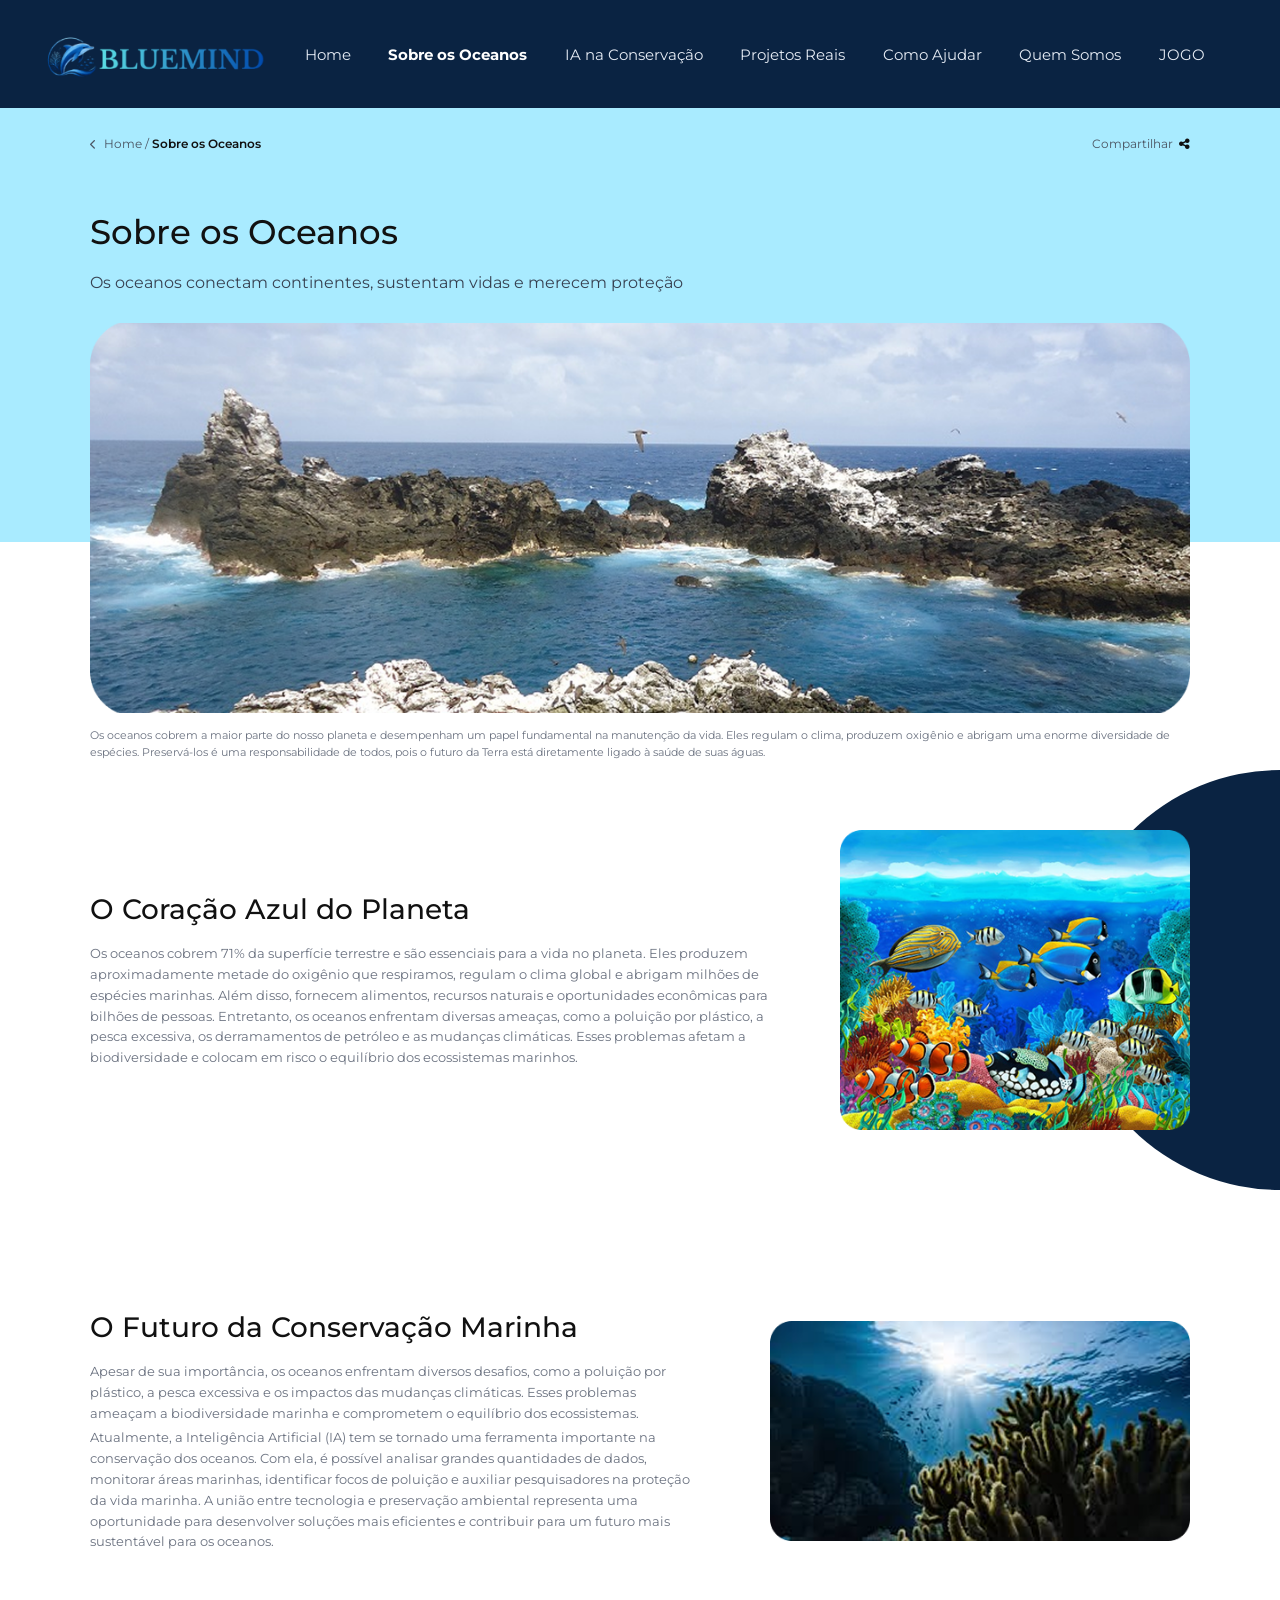
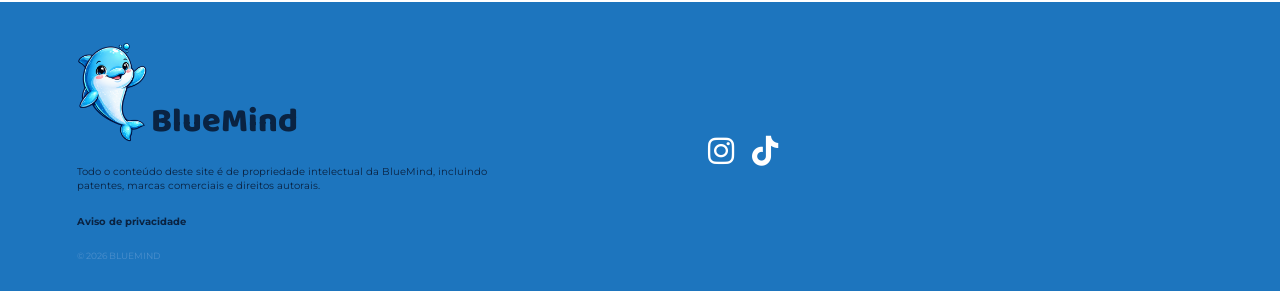
<file: sobre-os-oceanos.html>
<!DOCTYPE html>
<html lang="pt-BR">

<head>
    <meta charset="UTF-8">
    <meta name="viewport" content="width=device-width, initial-scale=1.0">
    <title>BlueMind - Sobre os Oceanos</title>
    <link rel="preconnect" href="https://fonts.googleapis.com">
    <link rel="preconnect" href="https://fonts.gstatic.com" crossorigin>
    <link href="https://fonts.googleapis.com/css2?family=Baloo+2:wght@800&family=Montserrat:wght@300;400;500;600;700;800&display=swap" rel="stylesheet">
    <link rel="stylesheet" href="https://cdnjs.cloudflare.com/ajax/libs/font-awesome/6.5.1/css/all.min.css">
    <link rel="stylesheet" href="./global.css">
    <link rel="stylesheet" href="./sobre-os-oceanos.css">
</head>

<body>

    <header>
        <a href="./index.html" class="logo">
            <img src="./logo.png" alt="Logo BlueMind">
        </a>

        <nav>
            <ul>
                <li><a href="./index.html">Home</a></li>
                <li><a href="./sobre-os-oceanos.html" class="active">Sobre os Oceanos</a></li>
                <li><a href="./concervacao.html">IA na Conservação</a></li>
                <li><a href="./projetos-reais.html">Projetos Reais</a></li>
                <li><a href="./como-ajudar.html">Como Ajudar</a></li>
                <li><a href="./quem.somos.html">Quem Somos</a></li>
                <li><a href="./jogo.html">JOGO</a></li>
            </ul>
        </nav>
    </header>

    <section class="page-top">
        <div class="container">
            <div class="breadcrumb-share">
                <p class="breadcrumb">
                    <i class="fa-solid fa-chevron-left"></i><a href="./index.html">Home</a> / <strong>Sobre os Oceanos</strong>
                </p>
                <button class="share-btn" type="button">
                    Compartilhar <i class="fa-solid fa-share-nodes"></i>
                </button>
            </div>

            <h1>Sobre os Oceanos</h1>
            <p class="subtitle">Os oceanos conectam continentes, sustentam vidas e merecem proteção</p>
        </div>
    </section>

    <main>
        <section class="page-banner container">
            <img src="./image 42.png" alt="Costa rochosa com o mar batendo nas pedras">
            <p class="caption">Os oceanos cobrem a maior parte do nosso planeta e desempenham um papel fundamental na manutenção da vida. Eles regulam o clima, produzem oxigênio e abrigam uma enorme diversidade de espécies. Preservá-los é uma responsabilidade de todos, pois o futuro da Terra está diretamente ligado à saúde de suas águas.</p>
        </section>

        <section class="content-block">
            <div class="decor-circle right"></div>

            <div class="container">
                <div class="text">
                    <h2>O Coração Azul do Planeta</h2>
                    <p>Os oceanos cobrem 71% da superfície terrestre e são essenciais para a vida no planeta. Eles produzem aproximadamente metade do oxigênio que respiramos, regulam o clima global e abrigam milhões de espécies marinhas. Além disso, fornecem alimentos, recursos naturais e oportunidades econômicas para bilhões de pessoas. Entretanto, os oceanos enfrentam diversas ameaças, como a poluição por plástico, a pesca excessiva, os derramamentos de petróleo e as mudanças climáticas. Esses problemas afetam a biodiversidade e colocam em risco o equilíbrio dos ecossistemas marinhos.</p>
                </div>

                <div class="image">
                    <img src="./image 40.png" alt="Ilustração de peixes coloridos em um recife de corais">
                </div>
            </div>
        </section>

        <section class="content-block wide-image">
            <div class="container">
                <div class="text">
                    <h2>O Futuro da Conservação Marinha</h2>
                    <p>Apesar de sua importância, os oceanos enfrentam diversos desafios, como a poluição por plástico, a pesca excessiva e os impactos das mudanças climáticas. Esses problemas ameaçam a biodiversidade marinha e comprometem o equilíbrio dos ecossistemas.</p>
                    <p>Atualmente, a Inteligência Artificial (IA) tem se tornado uma ferramenta importante na conservação dos oceanos. Com ela, é possível analisar grandes quantidades de dados, monitorar áreas marinhas, identificar focos de poluição e auxiliar pesquisadores na proteção da vida marinha. A união entre tecnologia e preservação ambiental representa uma oportunidade para desenvolver soluções mais eficientes e contribuir para um futuro mais sustentável para os oceanos.</p>
                </div>

                <div class="image">
                    <img src="./download 4.png" alt="Recife de corais iluminado pelo sol no fundo do mar">
                </div>
            </div>
        </section>
    </main>

    <footer>
        <div class="footer-left">
            <div class="footer-logo">
                <img src="./golfinho_edutech.png" alt="Mascote BlueMind">
                <span>BlueMind</span>
            </div>

            <p class="legal-text">Todo o conteúdo deste site é de propriedade intelectual da BlueMind, incluindo patentes, marcas comerciais e direitos autorais.</p>
            <p class="privacy-text">Aviso de privacidade</p>
            <p class="copyright">© 2026 BLUEMIND</p>
        </div>

        <div class="footer-right">
            <a href="https://www.instagram.com/project.bluemind" target="_blank" rel="noopener noreferrer" aria-label="Instagram">
                <i class="fa-brands fa-instagram"></i>
            </a>
            <a href="#" aria-label="TikTok">
                <i class="fa-brands fa-tiktok"></i>
            </a>
        </div>
    </footer>

    <script src="./script.js"></script>
</body>

</html>
</file>
<file: global.css>
/* =====================================================
   ESTILOS GLOBAIS - usados em todas as páginas
   (reset, cabeçalho, rodapé, topo das páginas internas)
===================================================== */

* {
    margin: 0;
    padding: 0;
    box-sizing: border-box;
    font-family: 'Montserrat', sans-serif;
}

html {
    scroll-behavior: smooth;
}

html,
body {
    overflow-x: hidden;
}

body {
    background-color: #ffffff;
    color: #333333;
}

img {
    display: block;
    max-width: 100%;
}

a {
    text-decoration: none;
    color: inherit;
}

.container {
    width: 100%;
    max-width: 1180px;
    margin: 0 auto;
    padding: 0 40px;
}

/* ================= CABEÇALHO ================= */

header {
    background-color: #0A2342;
    display: flex;
    align-items: center;
    padding: 30px 40px;
    gap: 40px;
}

.logo img {
    height: 48px;
    width: auto;
}

nav {
    flex: 1;
}

nav ul {
    display: flex;
    justify-content: space-between;
    list-style: none;
    gap: 20px;
    max-width: 900px;
}

nav ul li a {
    color: #e6ecf5;
    font-size: 15px;
    font-weight: 400;
    white-space: nowrap;
    transition: color 0.3s ease;
}

nav ul li a:hover {
    color: #ffffff;
}

/* Página atual */
nav ul li a.active {
    color: #ffffff;
    font-weight: 700;
}

/* ================= TOPO DAS PÁGINAS INTERNAS ================= */

.page-top {
    background-color: #A9EBFF;
    padding: 28px 0;
}

.breadcrumb-share {
    display: flex;
    justify-content: space-between;
    align-items: center;
    font-size: 12px;
    color: #4b5563;
    margin-bottom: 60px;
}

.breadcrumb i {
    font-size: 10px;
    margin-right: 8px;
}

.breadcrumb a:hover {
    text-decoration: underline;
}

.breadcrumb strong {
    color: #111111;
    font-weight: 600;
}

.share-btn {
    background: none;
    border: none;
    cursor: pointer;
    font-size: 12px;
    color: #4b5563;
    display: flex;
    align-items: center;
    gap: 6px;
}

.share-btn i {
    color: #111111;
}

.page-top h1 {
    font-size: 34px;
    font-weight: 500;
    color: #111111;
    margin-bottom: 18px;
}

.page-top .subtitle {
    font-size: 16px;
    color: #374151;
    line-height: 1.5;
}

/* Imagem grande que fica metade na faixa azul e metade no branco */
.page-banner {
    position: relative;
}

/* Faixa azul que continua atrás da metade de cima da imagem (largura total da tela) */
.page-banner::before {
    content: "";
    position: absolute;
    left: 50%;
    width: 100vw;
    transform: translateX(-50%);
    top: 0;
    height: 50%;
    background-color: #A9EBFF;
    z-index: -1;
}

.page-banner img {
    width: 100%;
    height: 390px;
    object-fit: cover;
    border-radius: 22px;
}

.page-banner .caption {
    margin-top: 14px;
    font-size: 11px;
    color: #6b7280;
    line-height: 1.5;
}

/* ================= BLOCOS DE TEXTO + IMAGEM ================= */

.content-block {
    position: relative;
    padding: 70px 0;
    overflow-x: clip; /* corta o círculo que sai da tela */
}

.content-block .container {
    position: relative;
    z-index: 1;
    display: flex;
    align-items: center;
    gap: 70px;
}

.content-block.reverse .container {
    flex-direction: row-reverse;
}

.content-block .text {
    flex: 1;
}

.content-block h2 {
    font-size: 28px;
    font-weight: 500;
    color: #111111;
    margin-bottom: 16px;
    line-height: 1.25;
}

.content-block p {
    font-size: 13px;
    color: #6b7280;
    line-height: 1.6;
}

.content-block p + p {
    margin-top: 4px;
}

.content-block .image {
    flex: 0 0 360px;
    position: relative;
    z-index: 1;
}

.content-block .image img {
    width: 100%;
    height: 300px;
    object-fit: cover;
    border-radius: 18px;
}

/* ================= CÍRCULO AZUL-MARINHO DECORATIVO ================= */

.decor-circle {
    position: absolute;
    top: 50%;
    width: 420px;
    height: 420px;
    border-radius: 50%;
    background-color: #0A2342;
    transform: translateY(-50%);
    z-index: 0;
}

.decor-circle.right {
    right: -210px;
}

.decor-circle.left {
    left: -210px;
}

/* ================= RODAPÉ ================= */

footer {
    background-color: #1D75BE;
    display: grid;
    grid-template-columns: 1fr 1fr;
    align-items: center;
    padding: 40px 6% 30px;
    min-height: 220px;
}

.footer-logo {
    display: flex;
    align-items: flex-end;
    gap: 4px;
    margin-bottom: 18px;
}

.footer-logo img {
    width: 70px;
}

.footer-logo span,
.brand-name {
    font-family: 'Baloo 2', 'Montserrat', sans-serif;
    font-size: 34px;
    font-weight: 800;
    color: #0A2342;
    line-height: 1;
    padding-bottom: 8px;
}

.legal-text {
    font-size: 10px;
    color: #0A2342;
    max-width: 420px;
    line-height: 1.4;
    margin-bottom: 22px;
}

.privacy-text {
    font-size: 10px;
    font-weight: 700;
    color: #0A2342;
    margin-bottom: 22px;
}

.copyright {
    font-size: 9px;
    color: #4d8fcc;
}

.footer-right {
    display: flex;
    gap: 18px;
    padding-left: 12%;
}

.footer-right a {
    color: #ffffff;
    font-size: 30px;
    transition: transform 0.2s ease;
}

.footer-right a:hover {
    transform: scale(1.15);
}

/* ================= RESPONSIVIDADE ================= */

@media (max-width: 1100px) {
    header {
        flex-direction: column;
        gap: 22px;
        padding: 22px;
    }

    nav ul {
        justify-content: center;
        flex-wrap: wrap;
        margin: 0 auto;
    }
}

@media (max-width: 800px) {
    .container {
        padding: 0 20px;
    }

    .page-top h1 {
        font-size: 28px;
    }

    .page-banner img {
        height: 240px;
    }

    .content-block .container,
    .content-block.reverse .container {
        flex-direction: column;
        gap: 30px;
    }

    .content-block .image {
        flex: none;
        width: 100%;
        max-width: 420px;
    }

    .decor-circle {
        display: none;
    }

    footer {
        grid-template-columns: 1fr;
        gap: 30px;
        text-align: center;
    }

    .footer-logo {
        justify-content: center;
    }

    .legal-text {
        margin: 0 auto 22px;
    }

    .footer-right {
        justify-content: center;
        padding-left: 0;
    }
}
</file>
<file: como-ajudar.css>
/* =====================================================
   COMO AJUDAR
   (cabeçalho, rodapé, faixa azul e blocos estão no global.css)
===================================================== */

.content-block .image {
    flex-basis: 330px;
}

.content-block .image img {
    height: 230px;
}

.content-block.reverse .image {
    flex-basis: 330px;
}

.content-block.reverse .image img {
    height: 230px;
}

/* ================= NEWSLETTER ================= */

.newsletter {
    background-color: #A9EBFF;
    padding: 50px 0;
    margin: 60px 0 90px;
}

.newsletter-container {
    display: flex;
    align-items: center;
    justify-content: space-between;
    gap: 40px;
}

.newsletter-left {
    display: flex;
    align-items: center;
}

.white-circle {
    width: 110px;
    height: 110px;
    border-radius: 50%;
    background-color: #ffffff;
    flex-shrink: 0;
}

.newsletter-left h2 {
    font-size: 26px;
    font-weight: 400;
    color: #333333;
    margin-left: -30px;
    position: relative;
}

.newsletter-card {
    background-color: #ffffff;
    border-radius: 22px;
    padding: 28px 32px;
    width: 100%;
    max-width: 560px;
    margin-right: 40px;
}

.newsletter-card .brand-name {
    display: block;
    font-size: 30px;
    padding-bottom: 20px;
}

.newsletter-card h3 {
    font-size: 17px;
    font-weight: 700;
    color: #1D75BE;
    margin-bottom: 6px;
}

.newsletter-text {
    font-size: 12px;
    color: #6b7280;
    line-height: 1.5;
    margin-bottom: 22px;
}

.subscribe-form {
    display: flex;
    align-items: center;
    background-color: #eeeeee;
    border-radius: 10px;
    padding: 6px 6px 6px 18px;
}

.subscribe-form input {
    flex: 1;
    min-width: 0;
    border: none;
    background: transparent;
    font-size: 14px;
    outline: none;
    color: #333333;
}

.subscribe-form button {
    background-color: #0A2342;
    color: #ffffff;
    border: none;
    border-radius: 8px;
    padding: 12px 22px;
    font-size: 12px;
    font-weight: 700;
    cursor: pointer;
    transition: background-color 0.3s ease;
}

.subscribe-form button:hover {
    background-color: #1D75BE;
}

.form-message {
    margin-top: 10px;
    font-size: 12px;
    color: #1D75BE;
    min-height: 1em;
}

@media (max-width: 800px) {
    .newsletter-container {
        flex-direction: column;
    }

    .newsletter-card {
        margin-right: 0;
        padding: 24px 20px;
    }
}
</file>
<file: concervacao.css>
/* =====================================================
   IA NA CONSERVAÇÃO
   (cabeçalho, rodapé, faixa azul e blocos estão no global.css)
===================================================== */

/* A imagem do primeiro bloco fica por cima do círculo */
.content-block .image {
    flex-basis: 390px;
}

.content-block .image img {
    height: 220px;
}

.content-block.reverse {
    padding-top: 110px;
}

.content-block.reverse .image {
    flex-basis: 380px;
}

.content-block.reverse .image img {
    height: 270px;
}
</file>
<file: jogo.css>
/* =====================================================
   JOGO "MERGULHO LIMPO"
   Tela inicial (jogo.html), partida (jogo-partida.html)
   e resultado (jogo-resultado.html).
   Cabeçalho e rodapé estão no global.css.
===================================================== */

body {
    background-color: #01102D;
    color: #ffffff;
}

kbd {
    display: inline-block;
    min-width: 24px;
    padding: 2px 6px;
    margin: 0 2px;
    border-radius: 6px;
    border: 1px solid rgba(255, 255, 255, 0.35);
    border-bottom-width: 3px;
    background-color: rgba(255, 255, 255, 0.08);
    font-family: 'Montserrat', sans-serif;
    font-size: 12px;
    font-weight: 700;
    text-align: center;
}

/* ================= BOTÕES ================= */

.btn-play,
.btn-secondary {
    display: inline-flex;
    align-items: center;
    justify-content: center;
    gap: 12px;
    border: none;
    border-radius: 50px;
    font-family: 'Montserrat', sans-serif;
    font-weight: 800;
    cursor: pointer;
    transition: transform 0.2s ease, background-color 0.2s ease, box-shadow 0.2s ease;
}

.btn-play {
    background-color: #55cbf3;
    color: #031024;
    padding: 16px 56px;
    font-size: 26px;
    box-shadow: 0 0 0 0 rgba(85, 203, 243, 0.6);
    animation: glow 2s infinite;
}

.btn-play:hover {
    transform: scale(1.05);
    background-color: #7de0ff;
}

.btn-secondary {
    background-color: transparent;
    color: #ffffff;
    border: 2px solid rgba(255, 255, 255, 0.5);
    padding: 12px 36px;
    font-size: 16px;
}

.btn-secondary:hover {
    background-color: rgba(255, 255, 255, 0.1);
    border-color: #ffffff;
}

@keyframes glow {
    0% { box-shadow: 0 0 0 0 rgba(85, 203, 243, 0.55); }
    70% { box-shadow: 0 0 0 18px rgba(85, 203, 243, 0); }
    100% { box-shadow: 0 0 0 0 rgba(85, 203, 243, 0); }
}

/* ================= FUNDO COM CÍRCULOS ================= */

.game-page {
    position: relative;
    overflow: hidden;
    padding-bottom: 80px;
}

.circle-left,
.circle-right {
    position: absolute;
    border-radius: 50%;
    z-index: 0;
}

.circle-left {
    width: 400px;
    height: 400px;
    background-color: #55cbf3;
    opacity: 0.25;
    bottom: -120px;
    left: -200px;
}

.circle-right {
    width: 500px;
    height: 500px;
    background-color: #2a7cc3;
    opacity: 0.35;
    top: 8%;
    right: -250px;
}

.game-page .container {
    position: relative;
    z-index: 1;
}

.game-tag {
    display: inline-flex;
    align-items: center;
    gap: 8px;
    padding: 6px 16px;
    border-radius: 30px;
    background-color: rgba(85, 203, 243, 0.15);
    color: #55cbf3;
    font-size: 13px;
    font-weight: 700;
    letter-spacing: 1px;
}

.game-page h2 {
    font-size: 30px;
    font-weight: 700;
    color: #55cbf3;
    text-align: center;
    margin-bottom: 30px;
}

/* ================= TELA INICIAL ================= */

.start-hero {
    display: flex;
    align-items: center;
    justify-content: space-between;
    gap: 50px;
    padding-top: 60px;
    padding-bottom: 60px;
}

.start-text {
    flex: 1;
}

.start-text h1 {
    font-family: 'Baloo 2', 'Montserrat', sans-serif;
    font-size: 72px;
    font-weight: 800;
    line-height: 1;
    color: #1977d4;
    margin: 18px 0 18px;
    text-shadow: 0 4px 30px rgba(25, 119, 212, 0.5);
}

.start-description {
    font-size: 17px;
    line-height: 1.6;
    color: #b9d7ef;
    max-width: 480px;
    margin-bottom: 36px;
}

.record-text {
    margin-top: 26px;
    font-size: 15px;
    color: #b9d7ef;
}

.record-text i {
    color: #ffd23f;
    margin-right: 6px;
}

.record-text strong {
    color: #ffffff;
}

.start-preview canvas {
    width: 520px;
    max-width: 100%;
    height: auto;
    aspect-ratio: 520 / 380;
    border-radius: 28px;
    border: 3px solid rgba(85, 203, 243, 0.4);
    box-shadow: 0 20px 60px rgba(0, 0, 0, 0.5);
    display: block;
}

/* Como jogar */
.how-to-play {
    padding-top: 30px;
    padding-bottom: 50px;
}

.how-grid {
    display: grid;
    grid-template-columns: repeat(3, 1fr);
    gap: 24px;
}

.how-card {
    background-color: rgba(255, 255, 255, 0.05);
    border: 1px solid rgba(85, 203, 243, 0.2);
    border-radius: 20px;
    padding: 30px 26px;
    text-align: center;
}

.how-card > i {
    font-size: 34px;
    color: #55cbf3;
    margin-bottom: 16px;
}

.how-card h3 {
    font-size: 20px;
    margin-bottom: 10px;
}

.how-card p {
    font-size: 14px;
    line-height: 1.6;
    color: #b9d7ef;
}

.how-card strong {
    color: #ffffff;
}

/* Itens */
.items-section {
    padding-top: 30px;
}

.items-grid {
    list-style: none;
    display: grid;
    grid-template-columns: repeat(5, 1fr);
    gap: 18px;
    margin-bottom: 24px;
}

.item-card {
    background-color: rgba(255, 255, 255, 0.05);
    border-radius: 18px;
    padding: 20px 10px;
    text-align: center;
}

.item-icon {
    display: block;
    margin: 0 auto 10px;
}

.item-name {
    font-weight: 700;
    font-size: 14px;
    margin-bottom: 4px;
}

.item-points {
    font-size: 13px;
    font-weight: 700;
    color: #ffd23f;
}

.extras-grid {
    display: grid;
    grid-template-columns: repeat(2, 1fr);
    gap: 18px;
}

.extra-card {
    display: flex;
    align-items: center;
    gap: 16px;
    border-radius: 18px;
    padding: 16px 22px;
    font-size: 14px;
    color: #b9d7ef;
}

.extra-card .item-icon {
    margin: 0;
    flex-shrink: 0;
}

.extra-card .item-name {
    color: #ffffff;
}

.extra-card.good {
    background-color: rgba(85, 203, 243, 0.12);
    border: 1px solid rgba(85, 203, 243, 0.35);
}

.extra-card.bad {
    background-color: rgba(255, 90, 184, 0.1);
    border: 1px solid rgba(255, 90, 184, 0.35);
}

.keys-hint {
    margin-top: 26px;
    text-align: center;
    font-size: 14px;
    color: #b9d7ef;
}

/* ================= PARTIDA ================= */

.play-body {
    min-height: 100vh;
    background: radial-gradient(circle at top, #0A2342, #01102D 70%);
}

.play-shell {
    width: 100%;
    max-width: 1100px;
    margin: 0 auto;
    padding: 16px 20px 24px;
}

.play-topbar {
    display: flex;
    align-items: center;
    gap: 20px;
    margin-bottom: 14px;
}

.play-exit {
    color: #b9d7ef;
    font-size: 14px;
    font-weight: 600;
    display: flex;
    align-items: center;
    gap: 8px;
}

.play-exit:hover {
    color: #ffffff;
}

.play-logo {
    height: 34px;
    margin-left: auto;
}

.play-title {
    font-family: 'Baloo 2', 'Montserrat', sans-serif;
    font-size: 24px;
    font-weight: 800;
    color: #55cbf3;
}

.hud {
    display: flex;
    align-items: center;
    gap: 12px;
    background-color: rgba(10, 35, 66, 0.9);
    border: 1px solid rgba(85, 203, 243, 0.25);
    border-radius: 18px 18px 0 0;
    padding: 12px 18px;
}

.hud-item {
    display: flex;
    flex-direction: column;
    min-width: 70px;
}

.hud-label {
    font-size: 11px;
    font-weight: 600;
    letter-spacing: 0.5px;
    text-transform: uppercase;
    color: #8fb4d6;
}

.hud-item strong {
    font-size: 22px;
    font-weight: 800;
    font-variant-numeric: tabular-nums;
}

#hud-combo.hot {
    color: #ffd23f;
}

.hud-oxygen {
    flex: 1;
    min-width: 140px;
}

.oxygen-bar {
    height: 14px;
    margin-top: 6px;
    border-radius: 10px;
    background-color: rgba(255, 255, 255, 0.12);
    overflow: hidden;
}

.oxygen-bar div {
    height: 100%;
    width: 100%;
    border-radius: 10px;
    background: linear-gradient(90deg, #2a7cc3, #55cbf3);
    transition: width 0.2s linear;
}

.hud-oxygen.low .oxygen-bar div {
    background: linear-gradient(90deg, #ff3b5c, #ff8c42);
    animation: blink 0.5s infinite alternate;
}

.hud-oxygen.low .hud-label {
    color: #ff7a8a;
}

@keyframes blink {
    from { opacity: 1; }
    to { opacity: 0.45; }
}

.hud-actions {
    display: flex;
    gap: 8px;
}

.hud-btn {
    width: 42px;
    height: 42px;
    border-radius: 12px;
    border: 1px solid rgba(255, 255, 255, 0.25);
    background-color: rgba(255, 255, 255, 0.08);
    color: #ffffff;
    font-size: 16px;
    cursor: pointer;
    transition: background-color 0.2s ease;
}

.hud-btn:hover {
    background-color: rgba(255, 255, 255, 0.2);
}

.canvas-wrap {
    position: relative;
    border: 1px solid rgba(85, 203, 243, 0.25);
    border-top: none;
    border-radius: 0 0 18px 18px;
    overflow: hidden;
    box-shadow: 0 20px 60px rgba(0, 0, 0, 0.5);
}

#game {
    display: block;
    width: 100%;
    height: auto;
    aspect-ratio: 16 / 9;
    touch-action: none;
    cursor: crosshair;
}

.countdown {
    position: absolute;
    inset: 0;
    display: flex;
    align-items: center;
    justify-content: center;
    font-family: 'Baloo 2', 'Montserrat', sans-serif;
    font-size: 110px;
    font-weight: 800;
    color: #ffffff;
    text-shadow: 0 6px 30px rgba(0, 0, 0, 0.6);
    pointer-events: none;
}

.countdown[hidden],
.overlay[hidden] {
    display: none;
}

.countdown.pop {
    animation: pop 0.6s ease-out;
}

@keyframes pop {
    from { transform: scale(1.8); opacity: 0; }
    to { transform: scale(1); opacity: 1; }
}

.overlay {
    position: absolute;
    inset: 0;
    display: flex;
    align-items: center;
    justify-content: center;
    background-color: rgba(1, 16, 45, 0.75);
    backdrop-filter: blur(4px);
}

.overlay-box {
    display: flex;
    flex-direction: column;
    align-items: center;
    gap: 14px;
    text-align: center;
    animation: pop 0.35s ease-out;
}

.overlay-box h2 {
    font-family: 'Baloo 2', 'Montserrat', sans-serif;
    font-size: 48px;
    font-weight: 800;
    margin-bottom: 8px;
}

.overlay-box p {
    color: #b9d7ef;
}

.overlay-box .btn-play {
    font-size: 20px;
    padding: 14px 44px;
    animation: none;
}

.overlay-box .btn-secondary {
    min-width: 220px;
}

.play-hint {
    display: flex;
    flex-wrap: wrap;
    justify-content: center;
    gap: 10px 30px;
    margin-top: 16px;
    font-size: 13px;
    color: #8fb4d6;
}

/* ================= RESULTADO ================= */

.result {
    padding-top: 50px;
}

.result-card {
    max-width: 760px;
    margin: 0 auto;
    background-color: rgba(10, 35, 66, 0.85);
    border: 1px solid rgba(85, 203, 243, 0.3);
    border-radius: 30px;
    padding: 40px 50px;
    text-align: center;
    box-shadow: 0 20px 60px rgba(0, 0, 0, 0.4);
}

.result-card h1 {
    font-family: 'Baloo 2', 'Montserrat', sans-serif;
    font-size: 52px;
    font-weight: 800;
    color: #ffffff;
    margin: 14px 0 6px;
}

.stars {
    display: flex;
    justify-content: center;
    gap: 16px;
    font-size: 54px;
    color: rgba(255, 255, 255, 0.15);
}

.stars i.earned {
    color: #ffd23f;
    text-shadow: 0 0 20px rgba(255, 210, 63, 0.6);
    animation: star-in 0.5s both;
}

@keyframes star-in {
    from { transform: scale(0) rotate(-90deg); opacity: 0; }
    to { transform: scale(1) rotate(0); opacity: 1; }
}

.rank {
    margin-top: 10px;
    font-size: 18px;
    font-weight: 700;
    color: #55cbf3;
}

.final-score {
    margin: 26px 0 6px;
}

.final-score span {
    display: block;
    font-size: 13px;
    font-weight: 600;
    letter-spacing: 1px;
    text-transform: uppercase;
    color: #8fb4d6;
}

.final-score strong {
    font-size: 72px;
    font-weight: 800;
    font-variant-numeric: tabular-nums;
    line-height: 1.1;
}

.new-record {
    display: inline-block;
    margin-bottom: 8px;
    padding: 6px 18px;
    border-radius: 30px;
    background-color: #ffd23f;
    color: #0A2342;
    font-weight: 800;
    font-size: 14px;
    animation: pop 0.5s 1.2s both;
}

.new-record[hidden] {
    display: none;
}

.best-score {
    font-size: 14px;
    color: #8fb4d6;
    margin-bottom: 30px;
}

.best-score strong {
    color: #ffffff;
}

.stats-grid {
    display: grid;
    grid-template-columns: repeat(4, 1fr);
    gap: 14px;
    margin-bottom: 36px;
}

.stat {
    display: flex;
    flex-direction: column;
    align-items: center;
    gap: 4px;
    padding: 18px 8px;
    border-radius: 18px;
    background-color: rgba(255, 255, 255, 0.05);
}

.stat i {
    font-size: 20px;
    color: #55cbf3;
    margin-bottom: 4px;
}

.stat strong {
    font-size: 24px;
    font-weight: 800;
}

.stat span {
    font-size: 12px;
    color: #8fb4d6;
}

.result-card h2 {
    font-size: 20px;
    margin-bottom: 16px;
}

.trash-list {
    list-style: none;
    display: grid;
    grid-template-columns: repeat(5, 1fr);
    gap: 10px;
    margin-bottom: 30px;
}

.trash-list li {
    display: flex;
    flex-direction: column;
    align-items: center;
    gap: 6px;
    padding: 14px 6px;
    border-radius: 16px;
    background-color: rgba(255, 255, 255, 0.05);
    font-size: 12px;
    color: #b9d7ef;
}

.trash-list .item-icon {
    margin: 0;
}

.trash-list strong {
    font-size: 20px;
    color: #ffffff;
}

.fact {
    display: flex;
    align-items: center;
    gap: 16px;
    text-align: left;
    padding: 18px 22px;
    border-radius: 18px;
    background-color: rgba(85, 203, 243, 0.1);
    border-left: 4px solid #55cbf3;
    margin-bottom: 34px;
}

.fact i {
    font-size: 24px;
    color: #ffd23f;
}

.fact p {
    font-size: 14px;
    line-height: 1.5;
    color: #d7e9f7;
}

.result-actions {
    display: flex;
    justify-content: center;
    align-items: center;
    flex-wrap: wrap;
    gap: 16px;
}

.result-actions .btn-play {
    font-size: 20px;
    padding: 14px 40px;
}

/* ================= RESPONSIVIDADE ================= */

@media (max-width: 900px) {
    .start-hero {
        flex-direction: column;
        text-align: center;
    }

    .start-description {
        margin-left: auto;
        margin-right: auto;
    }

    .start-text h1 {
        font-size: 56px;
    }

    .how-grid {
        grid-template-columns: 1fr;
    }

    .items-grid {
        grid-template-columns: repeat(3, 1fr);
    }

    .extras-grid {
        grid-template-columns: 1fr;
    }

    .hud {
        flex-wrap: wrap;
    }

    .hud-oxygen {
        order: 10;
        flex-basis: 100%;
    }

    .hud-actions {
        margin-left: auto;
    }
}

@media (max-width: 600px) {
    .items-grid {
        grid-template-columns: repeat(2, 1fr);
    }

    .result-card {
        padding: 30px 20px;
    }

    .stats-grid {
        grid-template-columns: repeat(2, 1fr);
    }

    .trash-list {
        grid-template-columns: repeat(3, 1fr);
    }

    .final-score strong {
        font-size: 56px;
    }

    .hud {
        gap: 8px;
        padding: 10px 12px;
    }

    .hud-item {
        min-width: 0;
        flex: 1;
    }

    .hud-oxygen {
        flex: 1 1 100%;
    }

    .hud-label {
        font-size: 10px;
        letter-spacing: 0;
    }

    .hud-btn {
        width: 36px;
        height: 36px;
    }

    .hud-item strong {
        font-size: 18px;
    }

    .countdown {
        font-size: 64px;
    }

    .play-logo {
        display: none;
    }
}

/* Em telas de toque, as dicas de teclado não fazem sentido */
@media (pointer: coarse) {
    .play-hint .keyboard-only {
        display: none;
    }
}

@media (prefers-reduced-motion: reduce) {
    .btn-play,
    .countdown.pop,
    .stars i.earned,
    .new-record,
    .overlay-box {
        animation: none;
    }
}
</file>
<file: quem.somos.css>
/* =====================================================
   QUEM SOMOS
   (cabeçalho, rodapé e faixa azul estão no global.css)
===================================================== */

.page-top {
    padding-bottom: 0;
}

.page-top .subtitle {
    font-size: 15px;
    color: #222222;
    max-width: 1100px;
}

/* A faixa azul continua até a metade da primeira linha de fotos */
.team {
    position: relative;
    overflow: hidden;
    padding: 50px 0 80px;
    background: linear-gradient(to bottom, #A9EBFF 0, #A9EBFF 150px, #ffffff 150px);
}

.team .decor-circle {
    width: 460px;
    height: 460px;
    top: auto;
    bottom: 30px;
    right: -250px;
    transform: none;
}

.team-grid {
    position: relative;
    display: grid;
    grid-template-columns: repeat(3, 1fr);
    row-gap: 60px;
    column-gap: 40px;
    z-index: 1;
}

.member-card {
    display: flex;
    flex-direction: column;
    align-items: center;
}

.member-card img {
    width: 300px;
    height: 300px;
    border-radius: 50%;
    object-fit: cover;
    margin-bottom: 20px;
}

.member-card p {
    font-size: 14px;
    color: #6b7280;
    line-height: 1.35;
}

.member-card a:hover {
    color: #1D75BE;
}

@media (max-width: 1000px) {
    .team-grid {
        grid-template-columns: repeat(2, 1fr);
    }

    .member-card img {
        width: 240px;
        height: 240px;
    }
}

@media (max-width: 600px) {
    .team-grid {
        grid-template-columns: 1fr;
    }
}
</file>
<file: sobre-os-oceanos.css>
/* =====================================================
   SOBRE OS OCEANOS
   (cabeçalho, rodapé, faixa azul e blocos estão no global.css)
===================================================== */

.content-block:first-of-type {
    padding-top: 70px;
}

/* Primeiro bloco: imagem menor, ao lado do círculo */
.content-block .image {
    flex-basis: 350px;
}

/* Último bloco: imagem mais larga */
.content-block.wide-image .image {
    flex-basis: 420px;
}

.content-block.wide-image .image img {
    height: 220px;
}

.content-block.wide-image {
    padding-top: 110px;
    padding-bottom: 50px;
}
</file>
